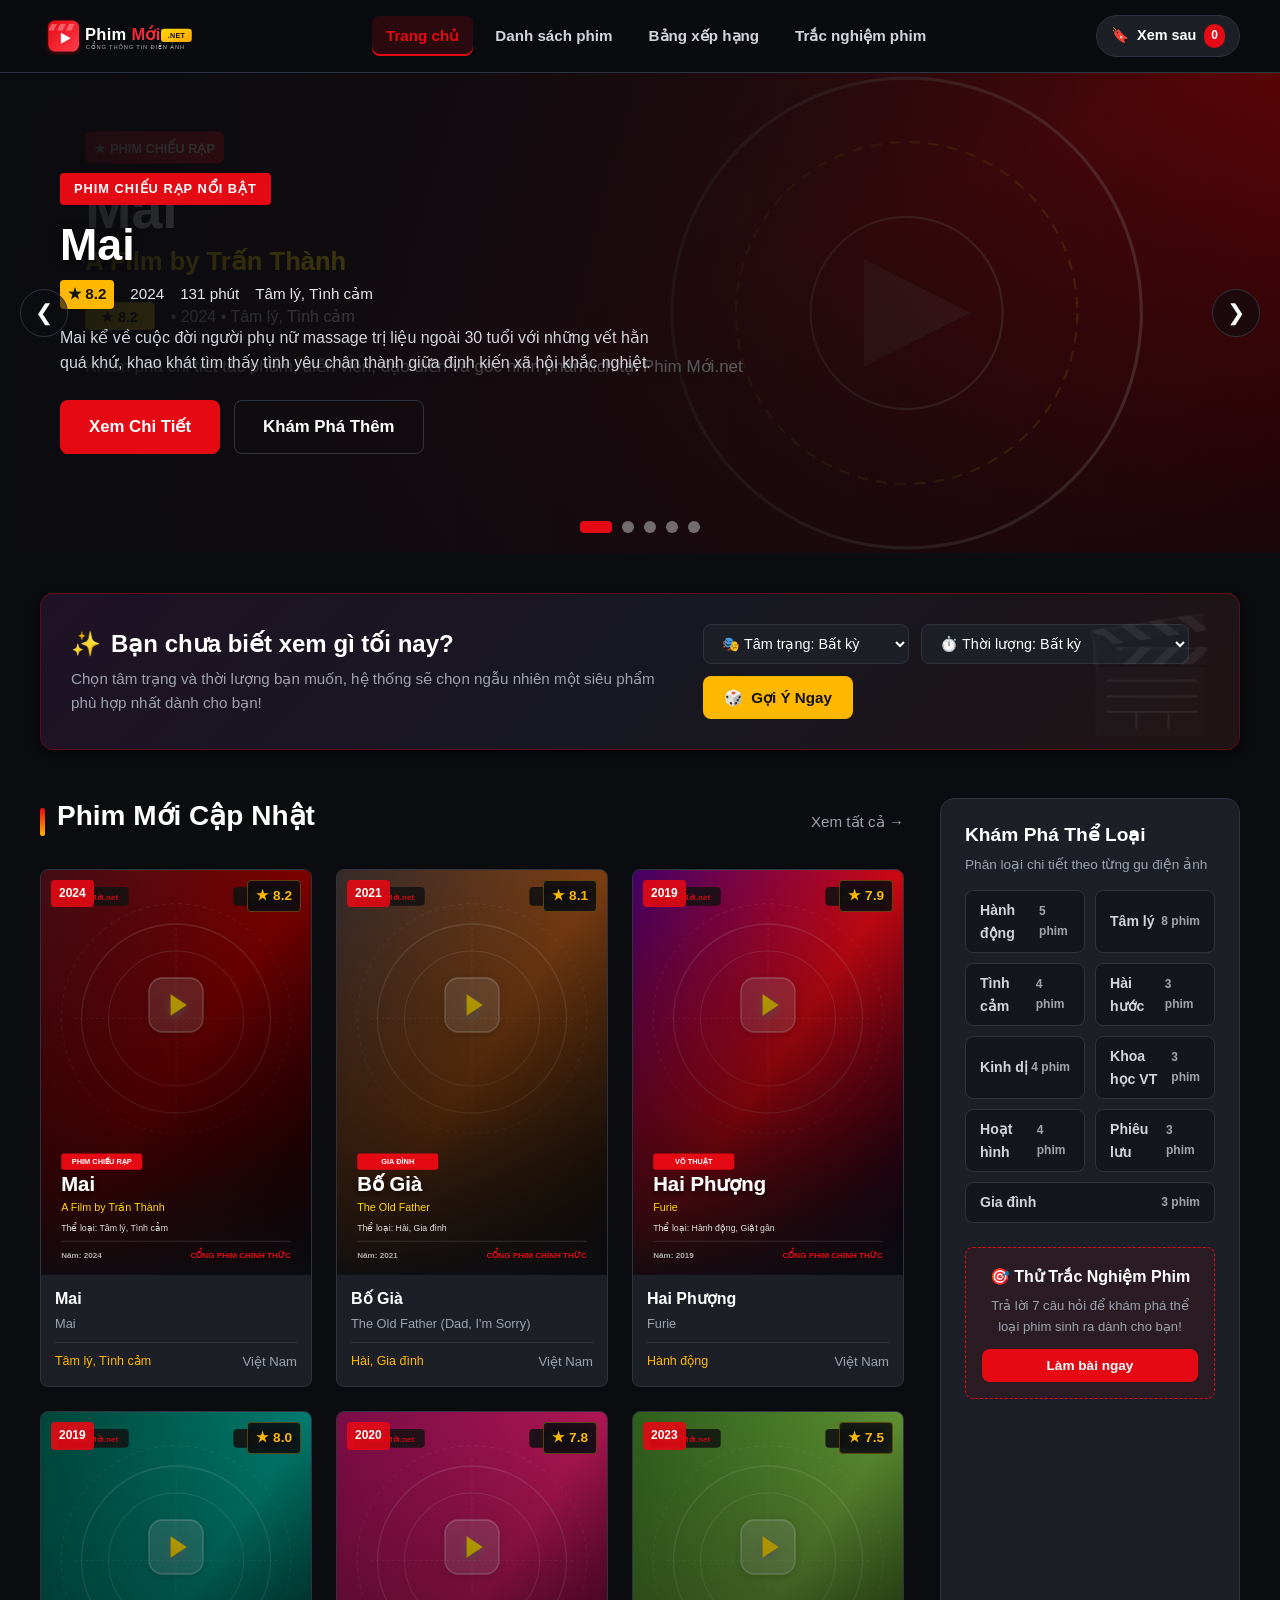
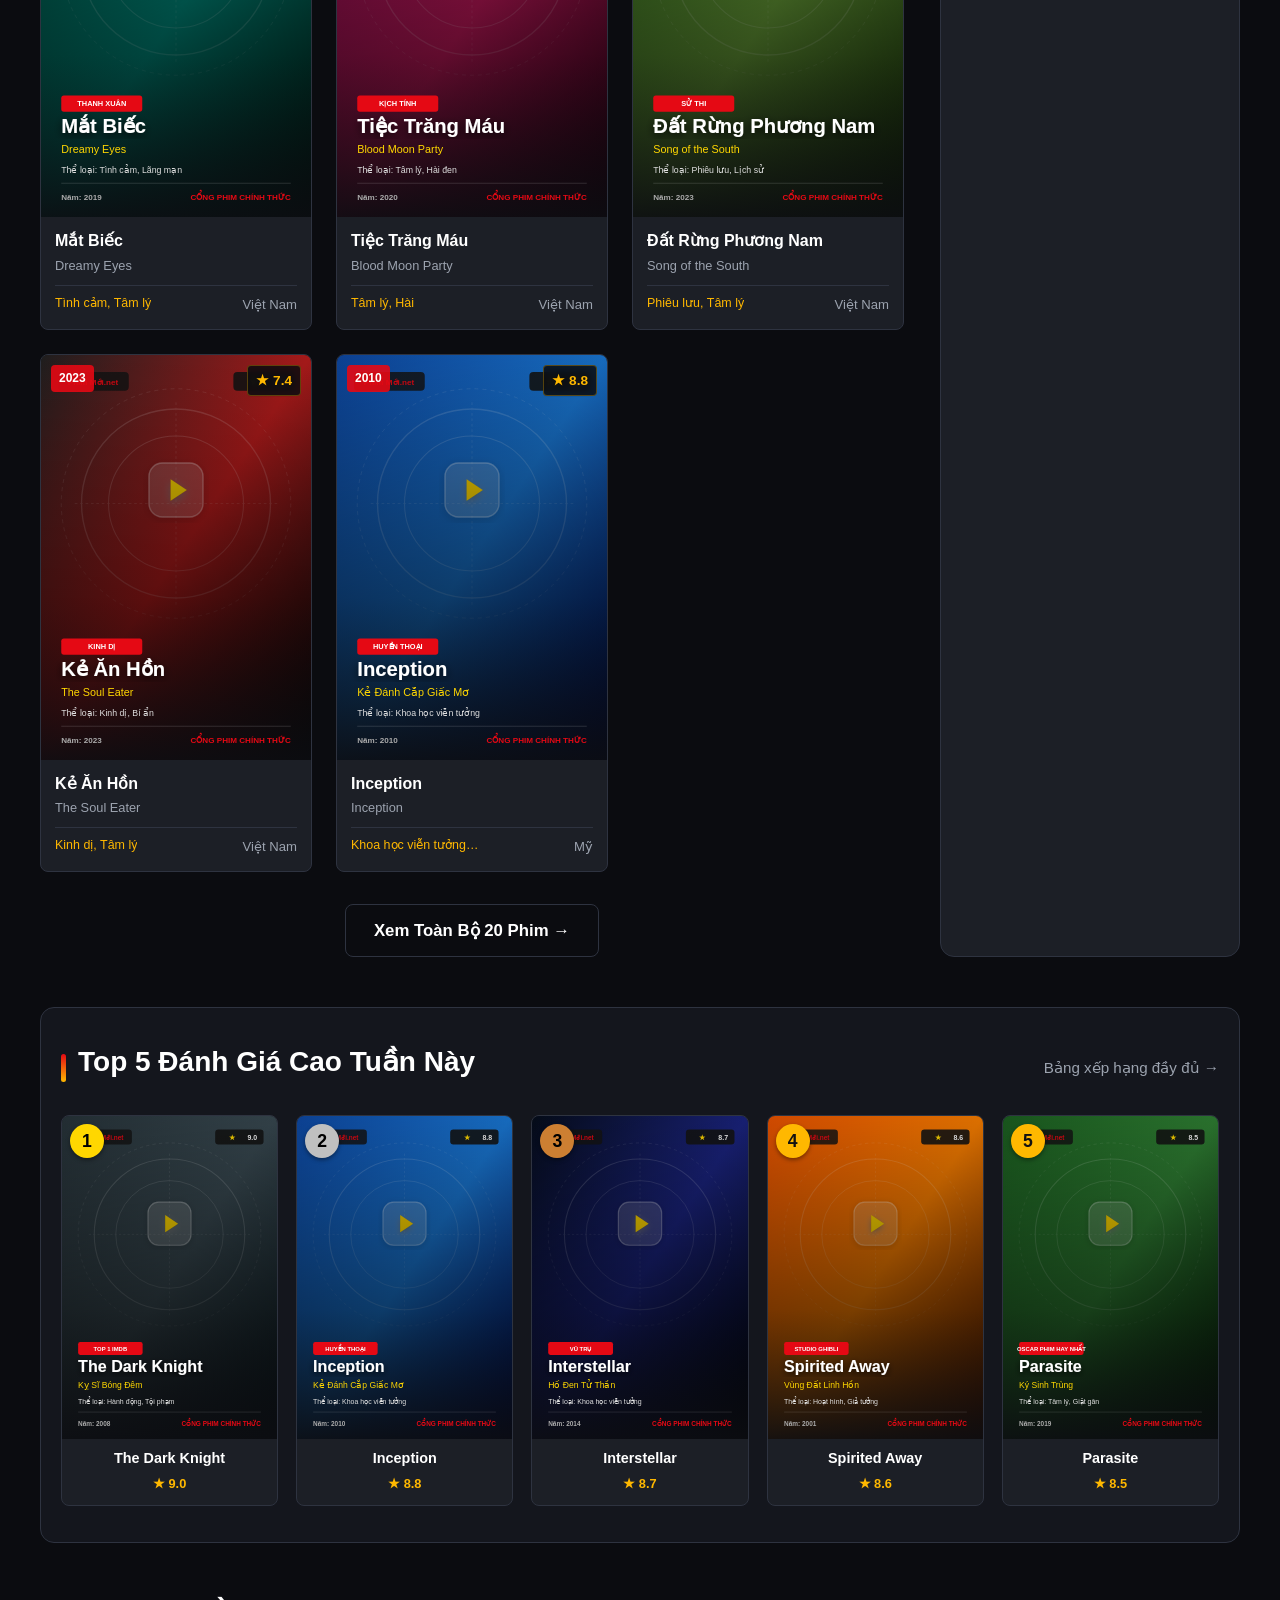
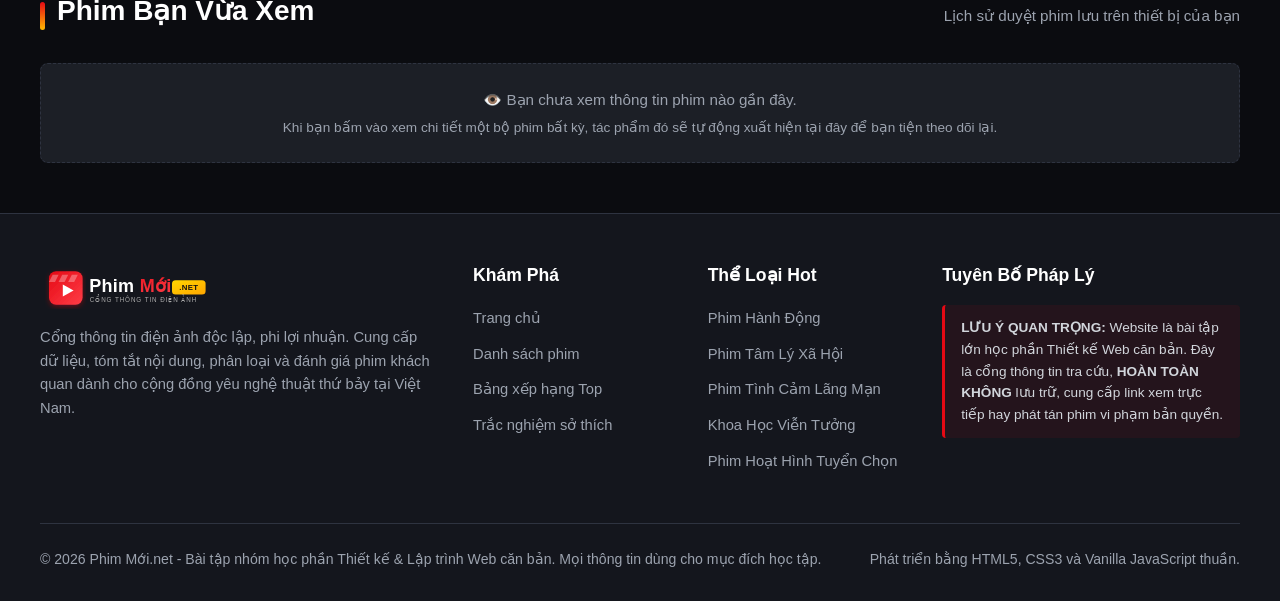
<file: index.html>
<!DOCTYPE html>
<html lang="vi">
<head>
  <meta charset="UTF-8">
  <meta name="viewport" content="width=device-width, initial-scale=1.0">
  <title>Phim Mới.net - Cổng Thông Tin & Đánh Giá Phim Điện Ảnh Chuẩn Xác</title>
  
  <!-- Favicon chuẩn SVG -->
  <link rel="icon" type="image/svg+xml" href="images/favicon.svg">

  <!-- File CSS dùng chung và CSS chuyên biệt cho Trang chủ -->
  <link rel="stylesheet" href="css/style.css">
  <link rel="stylesheet" href="css/home.css">
</head>
<body>

  <!-- ========================================================================
       HEADER & THANH ĐIỀU HƯỚNG CHÍNH (NAVBAR)
       ======================================================================== -->
  <header class="site-header">
    <div class="container">
      <nav class="navbar" aria-label="Thanh điều hướng chính">
        <!-- Logo thương hiệu -->
        <a href="index.html" class="navbar__brand" title="Trang chủ Phim Mới.net">
          <img src="images/logo.svg" alt="Logo Cổng thông tin phim Phim Mới.net" class="navbar__logo-img">
        </a>

        <!-- Danh sách liên kết trang (Đánh dấu class active trên Trang chủ) -->
        <ul class="navbar__menu">
          <li><a href="index.html" class="navbar__link active">Trang chủ</a></li>
          <li><a href="danh-sach-phim.html" class="navbar__link">Danh sách phim</a></li>
          <li><a href="top-phim.html" class="navbar__link">Bảng xếp hạng</a></li>
          <li><a href="trac-nghiem.html" class="navbar__link">Trắc nghiệm phim</a></li>
        </ul>

        <!-- Khu vực tiện ích bên phải: Xem sau, Hamburger di động -->
        <div class="navbar__actions">
          
          <button type="button" class="watchlist-nav-btn" aria-label="Xem danh sách phim đã lưu">
            <span>🔖</span>
            <span class="label-text">Xem sau</span>
            <span class="watchlist-count-badge">0</span>
          </button>

          <button type="button" class="hamburger-btn" aria-label="Mở menu di động" aria-expanded="false">&#9776;</button>
        </div>
      </nav>
    </div>
  </header>

  <!-- ========================================================================
       NỘI DUNG CHÍNH (MAIN)
       ======================================================================== -->
  <main>
    <!-- 1. SLIDER PHIM NỔI BẬT (HERO CAROUSEL 5 PHIM) -->
    <section class="hero-slider-section" aria-label="Slider các phim nổi bật">
      <div class="hero-slider">
        
        <!-- Slide 1: Mai -->
        <article class="hero-slide is-active">
          <img src="images/banners/banner-1.svg" alt="Banner phim Mai" class="hero-slide__bg">
          <div class="hero-slide__overlay"></div>
          <div class="container">
            <div class="hero-slide__content">
              <span class="hero-slide__tag">Phim Chiếu Rạp Nổi Bật</span>
              <h1 class="hero-slide__title">Mai</h1>
              <div class="hero-slide__meta">
                <span class="hero-slide__rating">★ 8.2</span>
                <span>2024</span>
                <span>131 phút</span>
                <span>Tâm lý, Tình cảm</span>
              </div>
              <p class="hero-slide__desc">Mai kể về cuộc đời người phụ nữ massage trị liệu ngoài 30 tuổi với những vết hằn quá khứ, khao khát tìm thấy tình yêu chân thành giữa định kiến xã hội khắc nghiệt.</p>
              <div class="hero-slide__actions">
                <a href="chi-tiet-phim.html?id=1" class="btn btn--primary btn--lg">Xem Chi Tiết</a>
                <a href="danh-sach-phim.html" class="btn btn--outline btn--lg">Khám Phá Thêm</a>
              </div>
            </div>
          </div>
        </article>

        <!-- Slide 2: Bố Già -->
        <article class="hero-slide">
          <img src="images/banners/banner-2.svg" alt="Banner phim Bố Già" class="hero-slide__bg">
          <div class="hero-slide__overlay"></div>
          <div class="container">
            <div class="hero-slide__content">
              <span class="hero-slide__tag">Kỷ Lục Doanh Thu</span>
              <h2 class="hero-slide__title">Bố Già</h2>
              <div class="hero-slide__meta">
                <span class="hero-slide__rating">★ 8.1</span>
                <span>2021</span>
                <span>128 phút</span>
                <span>Hài, Gia đình, Tâm lý</span>
              </div>
              <p class="hero-slide__desc">Câu chuyện gia đình ấm áp, cảm động tại một con hẻm nghèo Sài Gòn, nơi sự bất đồng thế hệ giữa cha và con trai được hóa giải bằng tình thân thương vô bờ bến.</p>
              <div class="hero-slide__actions">
                <a href="chi-tiet-phim.html?id=2" class="btn btn--primary btn--lg">Xem Chi Tiết</a>
                <a href="danh-sach-phim.html" class="btn btn--outline btn--lg">Khám Phá Thêm</a>
              </div>
            </div>
          </div>
        </article>

        <!-- Slide 3: Hai Phượng -->
        <article class="hero-slide">
          <img src="images/banners/banner-3.svg" alt="Banner phim Hai Phượng" class="hero-slide__bg">
          <div class="hero-slide__overlay"></div>
          <div class="container">
            <div class="hero-slide__content">
              <span class="hero-slide__tag">Hành Động Đỉnh Cao</span>
              <h2 class="hero-slide__title">Hai Phượng</h2>
              <div class="hero-slide__meta">
                <span class="hero-slide__rating">★ 7.9</span>
                <span>2019</span>
                <span>98 phút</span>
                <span>Hành động, Võ thuật</span>
              </div>
              <p class="hero-slide__desc">Cuộc rượt đuổi sinh tử không khoan nhượng của người mẹ miền Tây băng qua muôn trùng hiểm nguy để cứu thoát con gái nhỏ khỏi băng nhóm tội phạm bắt cóc.</p>
              <div class="hero-slide__actions">
                <a href="chi-tiet-phim.html?id=3" class="btn btn--primary btn--lg">Xem Chi Tiết</a>
                <a href="danh-sach-phim.html" class="btn btn--outline btn--lg">Khám Phá Thêm</a>
              </div>
            </div>
          </div>
        </article>

        <!-- Slide 4: Mắt Biếc -->
        <article class="hero-slide">
          <img src="images/banners/banner-4.svg" alt="Banner phim Mắt Biếc" class="hero-slide__bg">
          <div class="hero-slide__overlay"></div>
          <div class="container">
            <div class="hero-slide__content">
              <span class="hero-slide__tag">Lãng Mạn Kinh Điển</span>
              <h2 class="hero-slide__title">Mắt Biếc</h2>
              <div class="hero-slide__meta">
                <span class="hero-slide__rating">★ 8.0</span>
                <span>2019</span>
                <span>117 phút</span>
                <span>Tình cảm, Tâm lý</span>
              </div>
              <p class="hero-slide__desc">Mối tình đơn phương trong trẻo nhưng đong đầy tiếc nuối của chàng trai làng Đo Đo dành cho cô bạn thanh mai trúc mã sở hữu đôi mắt biếc sâu thẳm.</p>
              <div class="hero-slide__actions">
                <a href="chi-tiet-phim.html?id=4" class="btn btn--primary btn--lg">Xem Chi Tiết</a>
                <a href="danh-sach-phim.html" class="btn btn--outline btn--lg">Khám Phá Thêm</a>
              </div>
            </div>
          </div>
        </article>

        <!-- Slide 5: Tiệc Trăng Máu -->
        <article class="hero-slide">
          <img src="images/banners/banner-5.svg" alt="Banner phim Tiệc Trăng Máu" class="hero-slide__bg">
          <div class="hero-slide__overlay"></div>
          <div class="container">
            <div class="hero-slide__content">
              <span class="hero-slide__tag">Hài Kịch Tâm Lý</span>
              <h2 class="hero-slide__title">Tiệc Trăng Máu</h2>
              <div class="hero-slide__meta">
                <span class="hero-slide__rating">★ 7.8</span>
                <span>2020</span>
                <span>118 phút</span>
                <span>Tâm lý, Hài đen</span>
              </div>
              <p class="hero-slide__desc">Trò chơi công khai điện thoại trong đêm nguyệt thực biến bữa tiệc họp mặt của nhóm bạn thân thành chuỗi bóc trần những bí mật dối trá giật gân.</p>
              <div class="hero-slide__actions">
                <a href="chi-tiet-phim.html?id=5" class="btn btn--primary btn--lg">Xem Chi Tiết</a>
                <a href="danh-sach-phim.html" class="btn btn--outline btn--lg">Khám Phá Thêm</a>
              </div>
            </div>
          </div>
        </article>

      </div>

      <!-- Mũi tên điều hướng Trước / Sau -->
      <button type="button" class="slider-arrow slider-arrow--prev" aria-label="Xem slide trước">&#10094;</button>
      <button type="button" class="slider-arrow slider-arrow--next" aria-label="Xem slide kế tiếp">&#10095;</button>

      <!-- Dấu chấm chỉ báo slide (Indicator Dots) -->
      <div class="slider-dots" role="tablist" aria-label="Chọn slide">
        <button type="button" class="slider-dot is-active" aria-label="Slide 1" aria-current="true"></button>
        <button type="button" class="slider-dot" aria-label="Slide 2"></button>
        <button type="button" class="slider-dot" aria-label="Slide 3"></button>
        <button type="button" class="slider-dot" aria-label="Slide 4"></button>
        <button type="button" class="slider-dot" aria-label="Slide 5"></button>
      </div>
    </section>

    <div class="container">
      <!-- 2. ĐIỂM NHẤN SÁNG TẠO: GỢI Ý PHIM NGẪU NHIÊN CHO TỐI NAY -->
      <section class="random-suggester-banner" aria-label="Gợi ý phim ngẫu nhiên">
        <div class="random-suggester__info">
          <h2><span>✨</span> Bạn chưa biết xem gì tối nay?</h2>
          <p>Chọn tâm trạng và thời lượng bạn muốn, hệ thống sẽ chọn ngẫu nhiên một siêu phẩm phù hợp nhất dành cho bạn!</p>
        </div>
        <div class="random-suggester__controls">
          <select id="quickMoodSelect" class="mood-select" aria-label="Chọn tâm trạng">
            <option value="all">🎭 Tâm trạng: Bất kỳ</option>
            <option value="xúc động">😢 Xúc động &amp; Ý nghĩa</option>
            <option value="thư giãn">😂 Thư giãn &amp; Hài hước</option>
            <option value="hồi hộp">⚡ Hồi hộp &amp; Kịch tính</option>
            <option value="suy ngẫm">🧠 Suy ngẫm sâu sắc</option>
            <option value="mơ mộng">💖 Mơ mộng lãng mạn</option>
          </select>

          <select id="quickDurationSelect" class="duration-select" aria-label="Chọn thời lượng phim">
            <option value="all">⏱️ Thời lượng: Bất kỳ</option>
            <option value="short">Dưới 120 phút (Phim ngắn gọn)</option>
            <option value="long">Trên 120 phút (Phim trường thiên)</option>
          </select>

          <button type="button" id="btnSuggestRandom" class="btn btn--accent">
            <span>🎲</span> Gợi Ý Ngay
          </button>
        </div>
      </section>

      <!-- 3. BỐ CỤC CHÍNH (PHIM MỚI CẬP NHẬT + ASIDE THỂ LOẠI) -->
      <div class="home-layout">
        <!-- Khu vực Phim mới cập nhật -->
        <section class="latest-movies-section" aria-label="Phim mới cập nhật">
          <div class="section-title">
            <h2>Phim Mới Cập Nhật</h2>
            <a href="danh-sach-phim.html" class="section-title__sub">Xem tất cả &rarr;</a>
          </div>

          <!-- Lưới 8 phim hiển thị trang chủ -->
          <div class="movies-grid" id="latestMoviesGrid">
            <!-- Render tự động từ JS để đảm bảo đồng bộ -->
          </div>

          <div style="text-align: center; margin-top: 32px;">
            <a href="danh-sach-phim.html" class="btn btn--outline btn--lg">Xem Toàn Bộ 20 Phim &rarr;</a>
          </div>
        </section>

        <!-- Aside: Khám phá Thể loại -->
        <aside class="genre-list-aside" aria-label="Thể loại phim phổ biến">
          <h3 style="font-size: 1.2rem; color: var(--text-main); margin-bottom: 6px;">Khám Phá Thể Loại</h3>
          <p style="font-size: 0.85rem; color: var(--text-muted);">Phân loại chi tiết theo từng gu điện ảnh</p>
          
          <div class="genre-badges-grid">
            <a href="danh-sach-phim.html?genre=Hành động" class="genre-badge-item">Hành động <span class="count">5 phim</span></a>
            <a href="danh-sach-phim.html?genre=Tâm lý" class="genre-badge-item">Tâm lý <span class="count">8 phim</span></a>
            <a href="danh-sach-phim.html?genre=Tình cảm" class="genre-badge-item">Tình cảm <span class="count">4 phim</span></a>
            <a href="danh-sach-phim.html?genre=Hài" class="genre-badge-item">Hài hước <span class="count">3 phim</span></a>
            <a href="danh-sach-phim.html?genre=Kinh dị" class="genre-badge-item">Kinh dị <span class="count">4 phim</span></a>
            <a href="danh-sach-phim.html?genre=Khoa học viễn tưởng" class="genre-badge-item">Khoa học VT <span class="count">3 phim</span></a>
            <a href="danh-sach-phim.html?genre=Hoạt hình" class="genre-badge-item">Hoạt hình <span class="count">4 phim</span></a>
            <a href="danh-sach-phim.html?genre=Phiêu lưu" class="genre-badge-item">Phiêu lưu <span class="count">3 phim</span></a>
            <a href="danh-sach-phim.html?genre=Gia đình" class="genre-badge-item">Gia đình <span class="count">3 phim</span></a>
          </div>

          <!-- Banner mini dẫn vào trắc nghiệm -->
          <div style="margin-top: 24px; padding: 16px; background: rgba(229, 9, 20, 0.08); border-radius: var(--radius-md); border: 1px dashed var(--primary); text-align: center;">
            <p style="font-weight: 700; color: var(--text-main); margin-bottom: 6px;">🎯 Thử Trắc Nghiệm Phim</p>
            <p style="font-size: 0.82rem; color: var(--text-muted); margin-bottom: 12px;">Trả lời 7 câu hỏi để khám phá thể loại phim sinh ra dành cho bạn!</p>
            <a href="trac-nghiem.html" class="btn btn--primary btn--sm" style="width: 100%;">Làm bài ngay</a>
          </div>
        </aside>
      </div>

      <!-- 4. SECTION BẢNG XẾP HẠNG: TOP 5 TUẦN NÀY -->
      <section class="top-weekly-section" aria-label="Top 5 phim tuần này">
        <div class="container">
          <div class="section-title">
            <h2>Top 5 Đánh Giá Cao Tuần Này</h2>
            <a href="top-phim.html" class="section-title__sub">Bảng xếp hạng đầy đủ &rarr;</a>
          </div>
          
          <div class="top-weekly-list" id="topWeeklyContainer">
            <!-- Render 5 phim điểm cao nhất từ JS -->
          </div>
        </div>
      </section>

      <!-- 5. SECTION SÁNG TẠO: PHIM BẠN VỪA XEM (RECENTLY VIEWED) -->
      <section class="recently-viewed-section" aria-label="Phim bạn vừa xem gần đây">
        <div class="section-title">
          <h2>Phim Bạn Vừa Xem</h2>
          <span class="section-title__sub">Lịch sử duyệt phim lưu trên thiết bị của bạn</span>
        </div>
        <div id="recentlyViewedContainer">
          <!-- Render danh sách phim vừa xem từ localStorage -->
        </div>
      </section>
    </div>
  </main>

  <!-- ========================================================================
       MODAL: GỢI Ý PHIM NGẪU NHIÊN (POPUP CHI TIẾT)
       ======================================================================== -->
  <div class="modal-backdrop" id="randomMovieModal" role="dialog" aria-modal="true" aria-labelledby="randomModalTitle">
    <div class="modal-container">
      <div class="modal-header">
        <h3 class="modal-title" id="randomModalTitle">🎬 Gợi Ý Phim Dành Cho Bạn</h3>
        <button type="button" class="modal-close-btn" aria-label="Đóng cửa sổ">&times;</button>
      </div>
      <div class="modal-body" id="randomModalBody">
        <!-- Nội dung phim ngẫu nhiên được bơm bằng JavaScript -->
      </div>
      <div class="modal-footer">
        <button type="button" class="btn btn--outline modal-close-btn">Đóng</button>
        <button type="button" id="btnRollAgain" class="btn btn--accent">Chọn Phim Khác 🎲</button>
      </div>
    </div>
  </div>

  <!-- ========================================================================
       MODAL: DANH SÁCH "XEM SAU" (WATCHLIST POPUP DÙNG CHUNG)
       ======================================================================== -->
  <div class="modal-backdrop" id="watchlistModal" role="dialog" aria-modal="true" aria-labelledby="watchlistModalTitle">
    <div class="modal-container">
      <div class="modal-header">
        <h3 class="modal-title" id="watchlistModalTitle">🔖 Phim Đã Lưu (Xem Sau)</h3>
        <button type="button" class="modal-close-btn" aria-label="Đóng cửa sổ">&times;</button>
      </div>
      <div class="modal-body">
        <!-- Render danh sách phim từ localStorage -->
      </div>
      <div class="modal-footer">
        <button type="button" class="btn btn--outline modal-close-btn">Đóng</button>
        <a href="danh-sach-phim.html" class="btn btn--primary">Đến trang Phim</a>
      </div>
    </div>
  </div>

  <!-- Nút cuộn lên đầu trang -->
  <button type="button" class="scroll-top-btn" aria-label="Cuộn lên đầu trang" title="Lên đầu trang">&#8679;</button>

  <!-- ========================================================================
       FOOTER (CHÂN TRANG CHUẨN NGỮ NGHĨA & BẢN QUYỀN)
       ======================================================================== -->
  <footer class="site-footer">
    <div class="container">
      <div class="footer-grid">
        <!-- Cột 1: Thông tin thương hiệu -->
        <div class="footer-brand">
          <img src="images/logo.svg" alt="Phim Mới.net" class="footer-brand__logo">
          <p class="footer-brand__desc">
            Cổng thông tin điện ảnh độc lập, phi lợi nhuận. Cung cấp dữ liệu, tóm tắt nội dung, phân loại và đánh giá phim khách quan dành cho cộng đồng yêu nghệ thuật thứ bảy tại Việt Nam.
          </p>
        </div>

        <!-- Cột 2: Điều hướng nhanh -->
        <div class="footer-col">
          <h4 class="footer-col__title">Khám Phá</h4>
          <ul class="footer-links">
            <li><a href="index.html">Trang chủ</a></li>
            <li><a href="danh-sach-phim.html">Danh sách phim</a></li>
            <li><a href="top-phim.html">Bảng xếp hạng Top</a></li>
            <li><a href="trac-nghiem.html">Trắc nghiệm sở thích</a></li>
          </ul>
        </div>

        <!-- Cột 3: Thể loại hàng đầu -->
        <div class="footer-col">
          <h4 class="footer-col__title">Thể Loại Hot</h4>
          <ul class="footer-links">
            <li><a href="danh-sach-phim.html?genre=Hành động">Phim Hành Động</a></li>
            <li><a href="danh-sach-phim.html?genre=Tâm lý">Phim Tâm Lý Xã Hội</a></li>
            <li><a href="danh-sach-phim.html?genre=Tình cảm">Phim Tình Cảm Lãng Mạn</a></li>
            <li><a href="danh-sach-phim.html?genre=Khoa học viễn tưởng">Khoa Học Viễn Tưởng</a></li>
            <li><a href="danh-sach-phim.html?genre=Hoạt hình">Phim Hoạt Hình Tuyển Chọn</a></li>
          </ul>
        </div>

        <!-- Cột 4: Khước từ trách nhiệm bản quyền -->
        <div class="footer-col">
          <h4 class="footer-col__title">Tuyên Bố Pháp Lý</h4>
          <div class="footer-disclaimer">
            <strong>LƯU Ý QUAN TRỌNG:</strong> Website là bài tập lớn học phần Thiết kế Web căn bản. Đây là cổng thông tin tra cứu, <strong>HOÀN TOÀN KHÔNG</strong> lưu trữ, cung cấp link xem trực tiếp hay phát tán phim vi phạm bản quyền.
          </div>
        </div>
      </div>

      <div class="footer-bottom">
        <p>&copy; 2026 Phim Mới.net - Bài tập nhóm học phần Thiết kế &amp; Lập trình Web căn bản. Mọi thông tin dùng cho mục đích học tập.</p>
        <p>Phát triển bằng HTML5, CSS3 và Vanilla JavaScript thuần.</p>
      </div>
    </div>
  </footer>

  <!-- ========================================================================
       CÁC TỆP JAVASCRIPT
       ======================================================================== -->
  <script src="js/movies-data.js"></script>
  <script src="js/main.js"></script>
  <script src="js/slider.js"></script>

  <!-- Script riêng cho các khối dữ liệu trên Trang chủ -->
  <script>
    document.addEventListener("DOMContentLoaded", function () {
      // 1. Render 8 phim mới cập nhật vào lưới
      const latestGrid = document.getElementById("latestMoviesGrid");
      if (latestGrid && window.MOVIES_DATABASE) {
        // Lấy 8 phim đầu tiên
        const latest8 = window.MOVIES_DATABASE.slice(0, 8);
        latestGrid.innerHTML = latest8.map(movie => renderMovieCardHTML(movie)).join("");
      }

      // 2. Render Top 5 phim tuần này
      const topWeeklyContainer = document.getElementById("topWeeklyContainer");
      if (topWeeklyContainer && window.MOVIES_DATABASE) {
        const top5 = [...window.MOVIES_DATABASE]
          .sort((a, b) => b.rating - a.rating)
          .slice(0, 5);

        topWeeklyContainer.innerHTML = top5.map((movie, index) => {
          const rank = index + 1;
          const rankClass = rank <= 3 ? `top-weekly-card__rank--${rank}` : '';
          return `
            <article class="top-weekly-card">
              <span class="top-weekly-card__rank ${rankClass}">${rank}</span>
              <a href="chi-tiet-phim.html?id=${movie.id}">
                <img src="${movie.poster}" alt="${movie.title}" class="top-weekly-card__img" loading="lazy">
              </a>
              <div class="top-weekly-card__info">
                <h4 class="top-weekly-card__title" title="${movie.title}">
                  <a href="chi-tiet-phim.html?id=${movie.id}">${movie.title}</a>
                </h4>
                <div class="top-weekly-card__rating">★ ${movie.rating.toFixed(1)}</div>
              </div>
            </article>
          `;
        }).join("");
      }

      // 3. Render danh sách "Phim vừa xem" từ localStorage
      renderRecentlyViewedSection();

      // 4. Khởi tạo tính năng "Gợi ý phim ngẫu nhiên"
      initRandomMovieSuggester();
    });

    /**
     * Render khu vực Phim vừa xem
     */
    function renderRecentlyViewedSection() {
      const container = document.getElementById("recentlyViewedContainer");
      if (!container || !window.MOVIES_DATABASE) return;

      const viewedIds = getRecentlyViewed();
      if (!viewedIds || viewedIds.length === 0) {
        container.innerHTML = `
          <div class="recently-viewed-empty">
            <p>👁️ Bạn chưa xem thông tin phim nào gần đây.</p>
            <p style="font-size: 0.85rem; margin-top: 4px;">Khi bạn bấm vào xem chi tiết một bộ phim bất kỳ, tác phẩm đó sẽ tự động xuất hiện tại đây để bạn tiện theo dõi lại.</p>
          </div>
        `;
      } else {
        const viewedMovies = viewedIds
          .map(id => window.MOVIES_DATABASE.find(m => m.id === id))
          .filter(Boolean);

        container.innerHTML = `
          <div class="movies-grid">
            ${viewedMovies.map(movie => renderMovieCardHTML(movie)).join("")}
          </div>
        `;
      }
    }

    /**
     * Khởi tạo bộ chọn gợi ý phim ngẫu nhiên theo tâm trạng & thời lượng
     */
    function initRandomMovieSuggester() {
      const btnSuggest = document.getElementById("btnSuggestRandom");
      const btnRollAgain = document.getElementById("btnRollAgain");
      const moodSelect = document.getElementById("quickMoodSelect");
      const durationSelect = document.getElementById("quickDurationSelect");
      const modal = document.getElementById("randomMovieModal");
      const modalBody = document.getElementById("randomModalBody");

      if (!btnSuggest || !modal || !modalBody) return;

      function pickAndShowRandom() {
        const mood = moodSelect ? moodSelect.value : "all";
        const duration = durationSelect ? durationSelect.value : "all";

        let filtered = [...window.MOVIES_DATABASE];

        if (mood !== "all") {
          filtered = filtered.filter(m => m.moods && m.moods.includes(mood));
        }

        if (duration === "short") {
          filtered = filtered.filter(m => m.duration <= 120);
        } else if (duration === "long") {
          filtered = filtered.filter(m => m.duration > 120);
        }

        // Nếu lọc quá chặt không có phim, lấy ngẫu nhiên từ toàn bộ DB
        if (filtered.length === 0) {
          filtered = window.MOVIES_DATABASE;
        }

        const randomIndex = Math.floor(Math.random() * filtered.length);
        const movie = filtered[randomIndex];

        modalBody.innerHTML = `
          <div style="display: flex; gap: 20px; align-items: flex-start; flex-wrap: wrap;">
            <img src="${movie.poster}" alt="${movie.title}" style="width: 140px; border-radius: var(--radius-md); box-shadow: var(--shadow-md);">
            <div style="flex: 1; min-width: 220px;">
              <span class="badge-genre" style="margin-bottom: 8px;">★ Gợi ý hoàn hảo</span>
              <h4 style="font-size: 1.4rem; color: var(--text-main); margin-bottom: 4px;">${movie.title}</h4>
              <p style="color: var(--text-muted); font-size: 0.9rem; margin-bottom: 8px;">${movie.originalTitle} • ${movie.year} • ${movie.durationText}</p>
              <p style="color: var(--accent); font-weight: 700; font-size: 1rem; margin-bottom: 12px;">★ Điểm: ${movie.rating.toFixed(1)} / 10</p>
              <p style="color: var(--text-body); font-size: 0.92rem; line-height: 1.5; margin-bottom: 16px;">${movie.synopsis}</p>
              <div style="display: flex; gap: 10px;">
                <a href="chi-tiet-phim.html?id=${movie.id}" class="btn btn--primary btn--sm">Xem Chi Tiết Phim Này</a>
              </div>
            </div>
          </div>
        `;

        modal.classList.add("is-open");
      }

      btnSuggest.addEventListener("click", pickAndShowRandom);
      if (btnRollAgain) {
        btnRollAgain.addEventListener("click", pickAndShowRandom);
      }
    }
  </script>
</body>
</html>
</file>
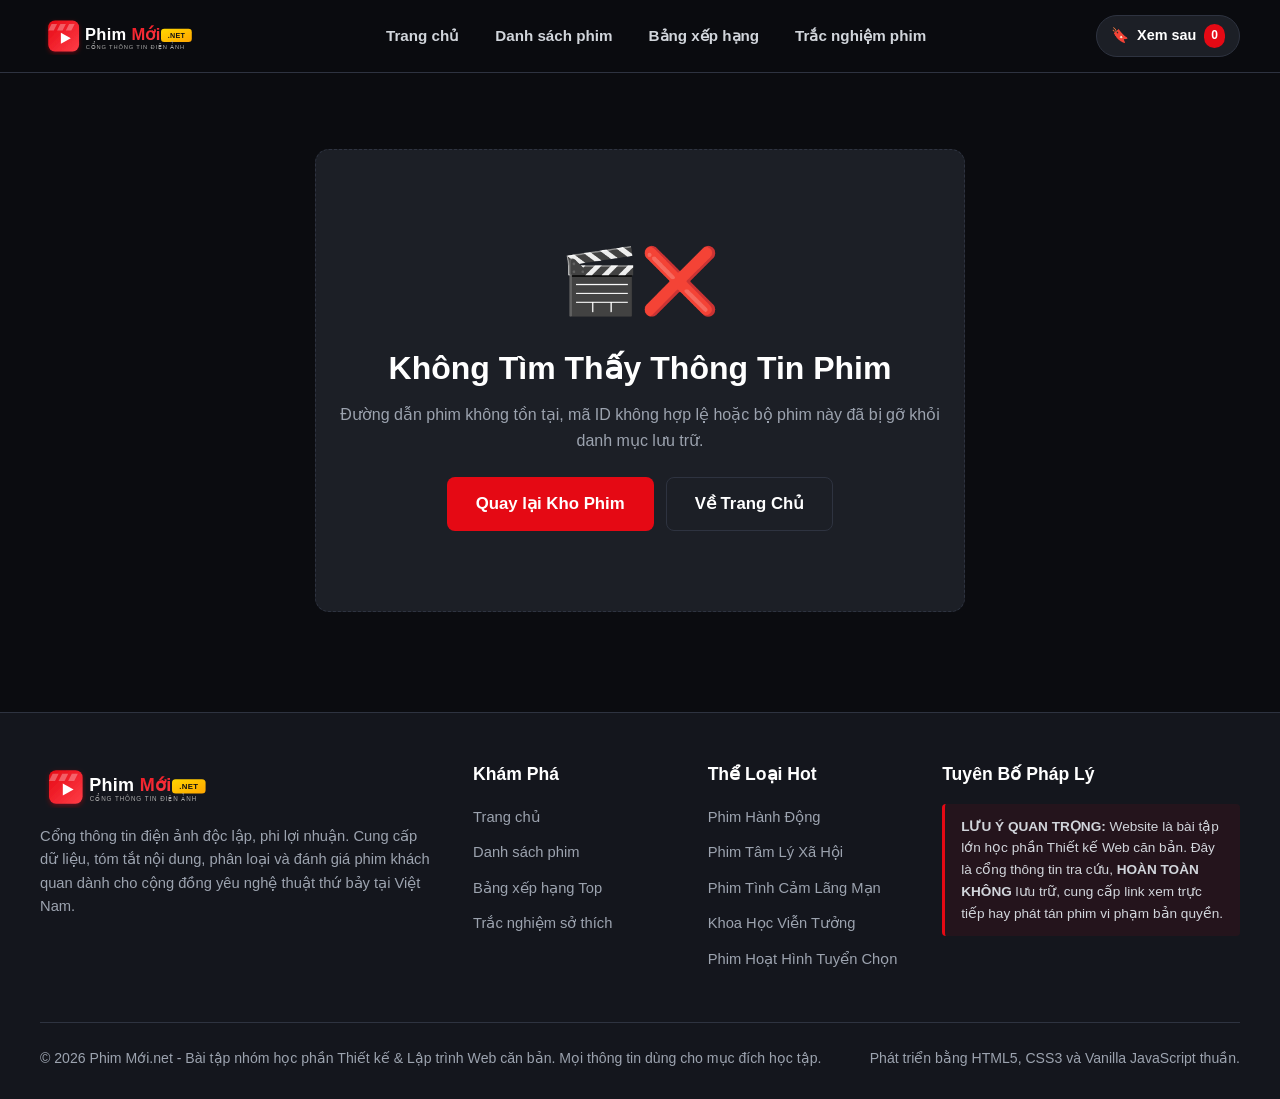
<file: chi-tiet-phim.html>
<!DOCTYPE html>
<html lang="vi">
<head>
  <meta charset="UTF-8">
  <meta name="viewport" content="width=device-width, initial-scale=1.0">
  <title>Chi Tiết Phim | Phim Mới.net</title>
  
  <!-- Favicon -->
  <link rel="icon" type="image/svg+xml" href="images/favicon.svg">

  <!-- File CSS dùng chung và CSS chuyên biệt cho Phim -->
  <link rel="stylesheet" href="css/style.css">
  <link rel="stylesheet" href="css/movies.css">
</head>
<body>

  <!-- ========================================================================
       HEADER & THANH ĐIỀU HƯỚNG (NAVBAR)
       ======================================================================== -->
  <header class="site-header">
    <div class="container">
      <nav class="navbar" aria-label="Thanh điều hướng chính">
        <!-- Logo -->
        <a href="index.html" class="navbar__brand" title="Trang chủ Phim Mới.net">
          <img src="images/logo.svg" alt="Logo Phim Mới.net" class="navbar__logo-img">
        </a>

        <!-- Danh sách menu -->
        <ul class="navbar__menu">
          <li><a href="index.html" class="navbar__link">Trang chủ</a></li>
          <li><a href="danh-sach-phim.html" class="navbar__link">Danh sách phim</a></li>
          <li><a href="top-phim.html" class="navbar__link">Bảng xếp hạng</a></li>
          <li><a href="trac-nghiem.html" class="navbar__link">Trắc nghiệm phim</a></li>
        </ul>

        <!-- Hành động bên phải -->
        <div class="navbar__actions">
          
          <button type="button" class="watchlist-nav-btn" aria-label="Xem danh sách phim đã lưu">
            <span>🔖</span>
            <span class="label-text">Xem sau</span>
            <span class="watchlist-count-badge">0</span>
          </button>

          <button type="button" class="hamburger-btn" aria-label="Mở menu di động" aria-expanded="false">&#9776;</button>
        </div>
      </nav>
    </div>
  </header>

  <!-- ========================================================================
       NỘI DUNG CHÍNH (MAIN RENDER QUA JAVASCRIPT)
       ======================================================================== -->
  <main class="container" id="movieDetailContainer" style="padding-top: 36px; padding-bottom: 60px;">
    <!-- Khung tải tạm thời trước khi JS hoàn tất đọc query ?id= -->
    <div style="text-align: center; padding: 100px 20px; color: var(--text-muted);">
      <p style="font-size: 2.5rem; margin-bottom: 12px;">⏳</p>
      <p style="font-size: 1.1rem;">Đang tải thông tin chi tiết phim...</p>
    </div>
  </main>

  <!-- ========================================================================
       MODAL: THÔNG TIN TRAILER PHIM
       ======================================================================== -->
  <div class="modal-backdrop" id="trailerModal" role="dialog" aria-modal="true" aria-labelledby="trailerModalTitle">
    <div class="modal-container">
      <div class="modal-header">
        <h3 class="modal-title" id="trailerModalTitle">🎬 Thông Tin Trailer Phim</h3>
        <button type="button" class="modal-close-btn" aria-label="Đóng cửa sổ">&times;</button>
      </div>
      <div class="modal-body">
        <!-- Render chi tiết trailer từ movie-detail.js -->
      </div>
      <div class="modal-footer">
        <button type="button" class="btn btn--primary modal-close-btn">Đã hiểu</button>
      </div>
    </div>
  </div>

  <!-- ========================================================================
       MODAL: DANH SÁCH "XEM SAU" (DÙNG CHUNG)
       ======================================================================== -->
  <div class="modal-backdrop" id="watchlistModal" role="dialog" aria-modal="true" aria-labelledby="watchlistModalTitle">
    <div class="modal-container">
      <div class="modal-header">
        <h3 class="modal-title" id="watchlistModalTitle">🔖 Phim Đã Lưu (Xem Sau)</h3>
        <button type="button" class="modal-close-btn" aria-label="Đóng cửa sổ">&times;</button>
      </div>
      <div class="modal-body">
        <!-- Render nội dung từ main.js -->
      </div>
      <div class="modal-footer">
        <button type="button" class="btn btn--outline modal-close-btn">Đóng</button>
      </div>
    </div>
  </div>

  <!-- Nút cuộn lên đầu trang -->
  <button type="button" class="scroll-top-btn" aria-label="Cuộn lên đầu trang" title="Lên đầu trang">&#8679;</button>

  <!-- ========================================================================
       FOOTER (CHÂN TRANG)
       ======================================================================== -->
  <footer class="site-footer">
    <div class="container">
      <div class="footer-grid">
        <div class="footer-brand">
          <img src="images/logo.svg" alt="Phim Mới.net" class="footer-brand__logo">
          <p class="footer-brand__desc">
            Cổng thông tin điện ảnh độc lập, phi lợi nhuận. Cung cấp dữ liệu, tóm tắt nội dung, phân loại và đánh giá phim khách quan dành cho cộng đồng yêu nghệ thuật thứ bảy tại Việt Nam.
          </p>
        </div>

        <div class="footer-col">
          <h4 class="footer-col__title">Khám Phá</h4>
          <ul class="footer-links">
            <li><a href="index.html">Trang chủ</a></li>
            <li><a href="danh-sach-phim.html">Danh sách phim</a></li>
            <li><a href="top-phim.html">Bảng xếp hạng Top</a></li>
            <li><a href="trac-nghiem.html">Trắc nghiệm sở thích</a></li>
          </ul>
        </div>

        <div class="footer-col">
          <h4 class="footer-col__title">Thể Loại Hot</h4>
          <ul class="footer-links">
            <li><a href="danh-sach-phim.html?genre=Hành động">Phim Hành Động</a></li>
            <li><a href="danh-sach-phim.html?genre=Tâm lý">Phim Tâm Lý Xã Hội</a></li>
            <li><a href="danh-sach-phim.html?genre=Tình cảm">Phim Tình Cảm Lãng Mạn</a></li>
            <li><a href="danh-sach-phim.html?genre=Khoa học viễn tưởng">Khoa Học Viễn Tưởng</a></li>
            <li><a href="danh-sach-phim.html?genre=Hoạt hình">Phim Hoạt Hình Tuyển Chọn</a></li>
          </ul>
        </div>

        <div class="footer-col">
          <h4 class="footer-col__title">Tuyên Bố Pháp Lý</h4>
          <div class="footer-disclaimer">
            <strong>LƯU Ý QUAN TRỌNG:</strong> Website là bài tập lớn học phần Thiết kế Web căn bản. Đây là cổng thông tin tra cứu, <strong>HOÀN TOÀN KHÔNG</strong> lưu trữ, cung cấp link xem trực tiếp hay phát tán phim vi phạm bản quyền.
          </div>
        </div>
      </div>

      <div class="footer-bottom">
        <p>&copy; 2026 Phim Mới.net - Bài tập nhóm học phần Thiết kế &amp; Lập trình Web căn bản. Mọi thông tin dùng cho mục đích học tập.</p>
        <p>Phát triển bằng HTML5, CSS3 và Vanilla JavaScript thuần.</p>
      </div>
    </div>
  </footer>

  <!-- ========================================================================
       CÁC TỆP JAVASCRIPT
       ======================================================================== -->
  <script src="js/movies-data.js"></script>
  <script src="js/main.js"></script>
  <script src="js/movie-detail.js"></script>
</body>
</html>
</file>
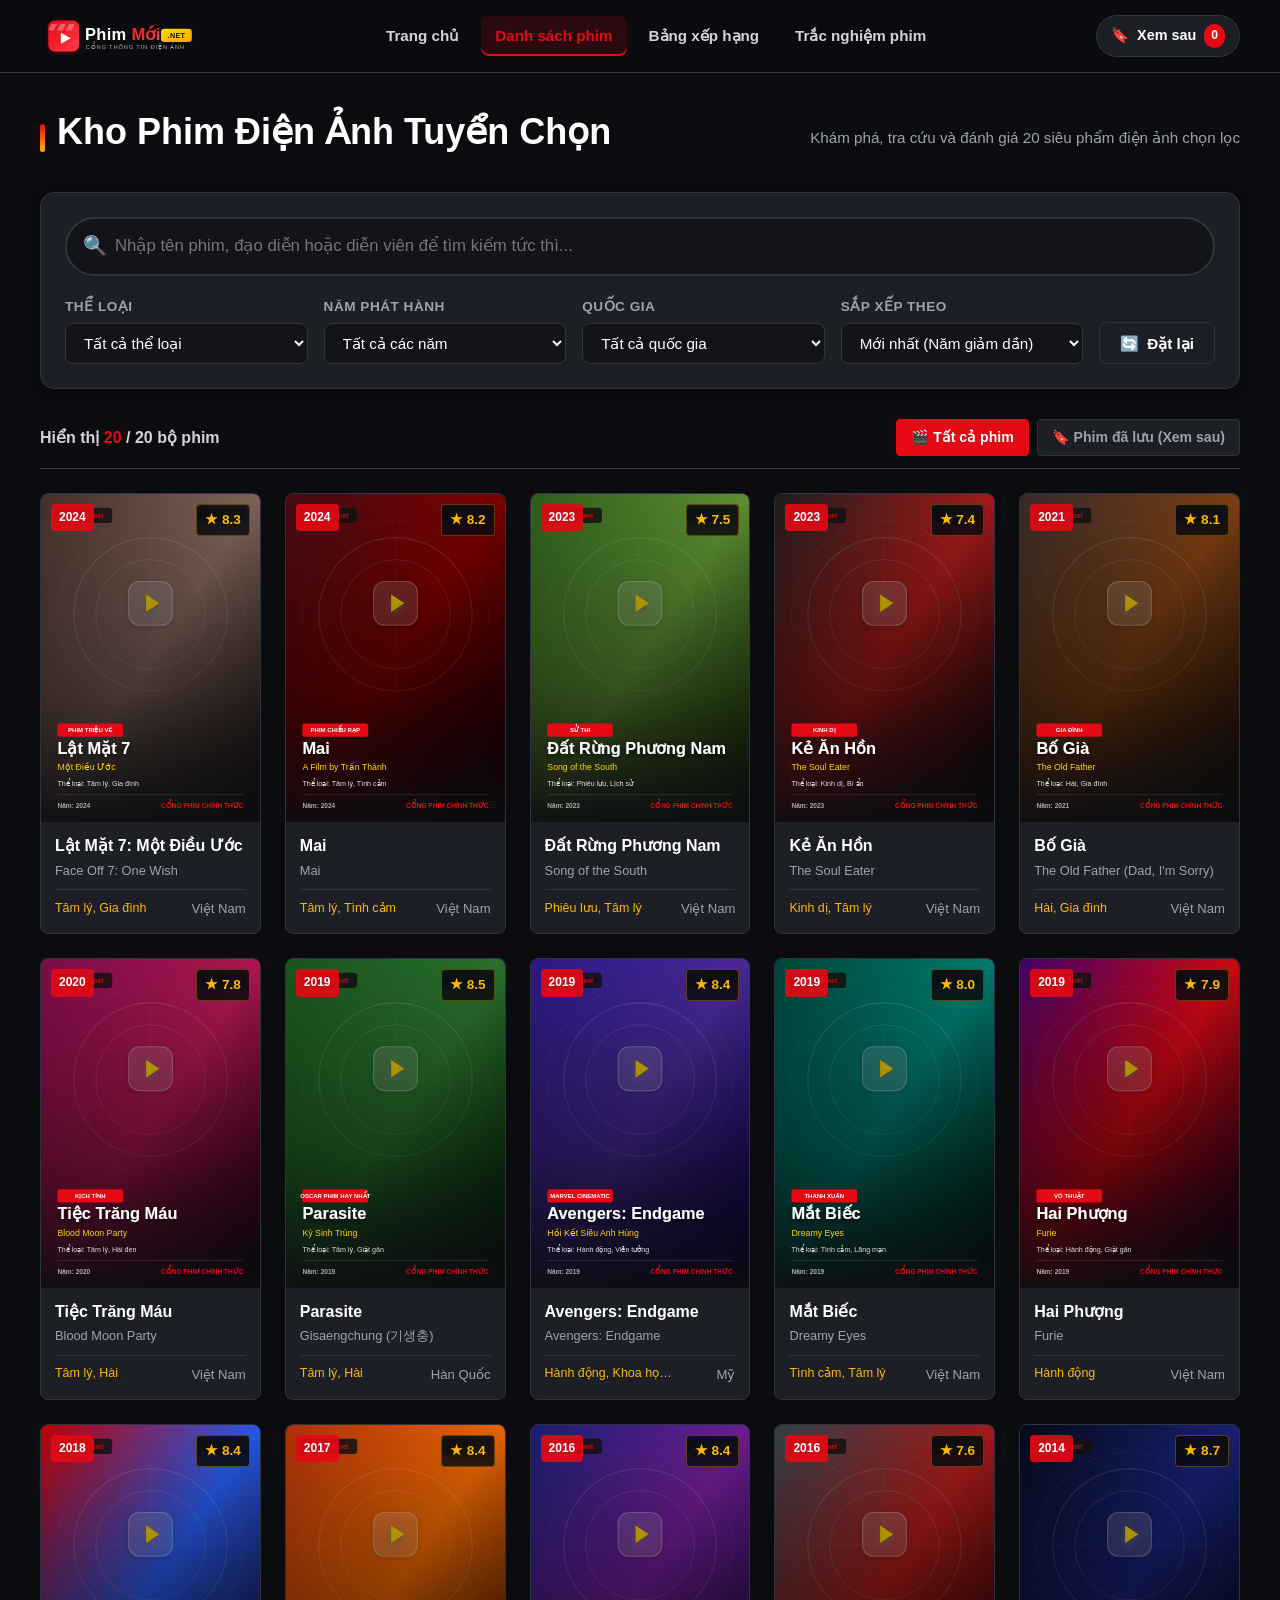
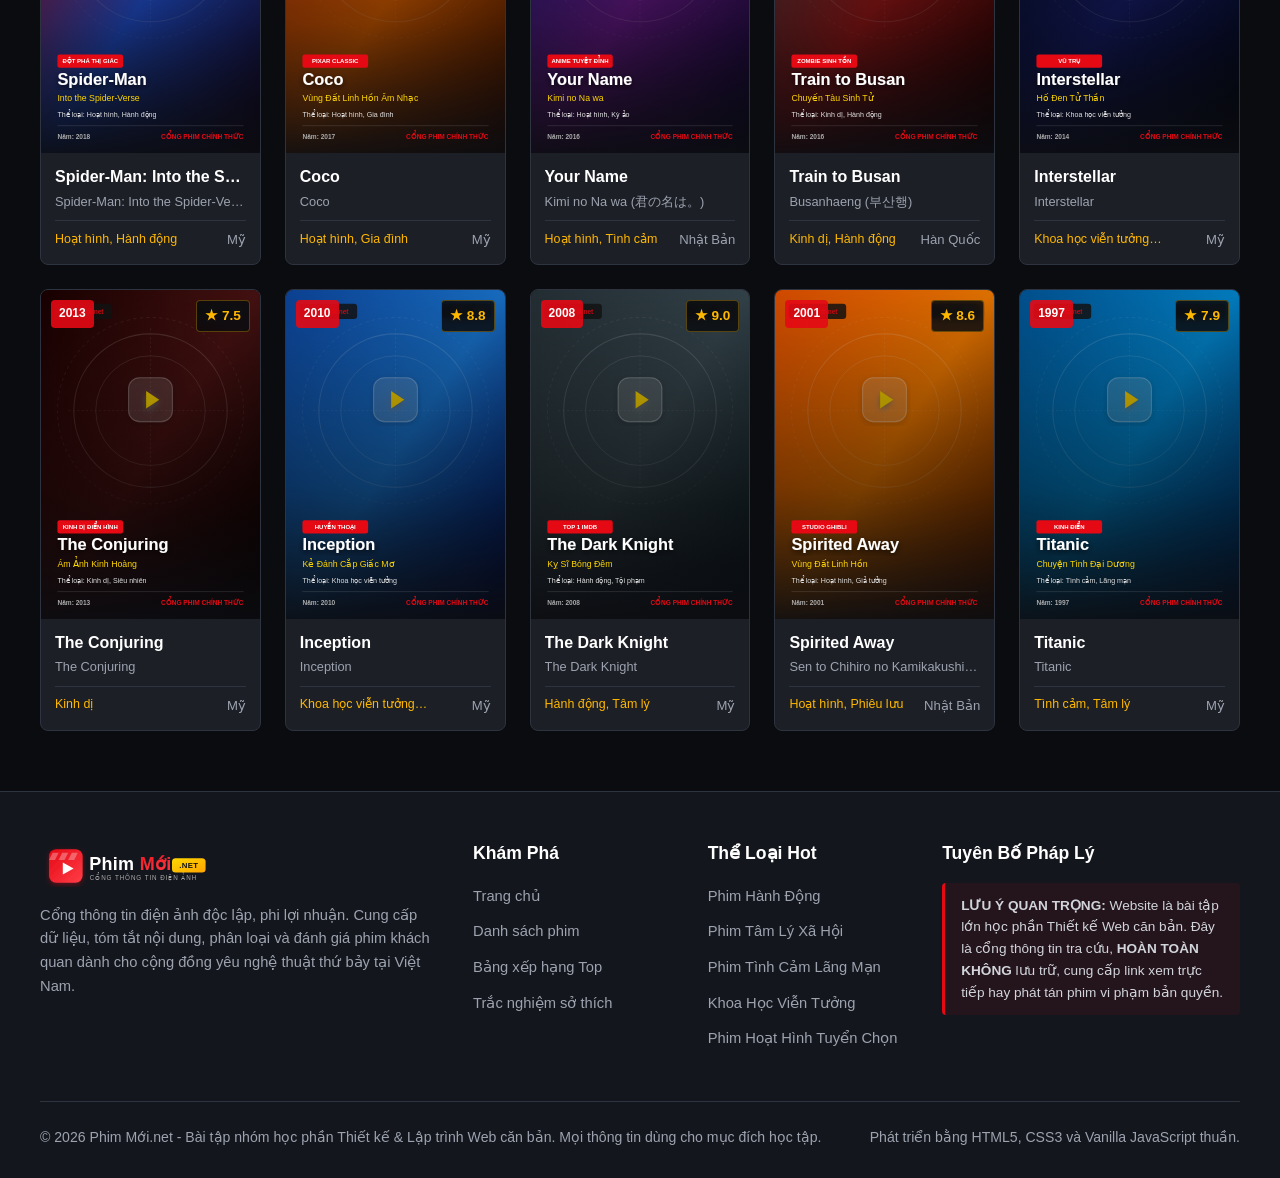
<file: danh-sach-phim.html>
<!DOCTYPE html>
<html lang="vi">
<head>
  <meta charset="UTF-8">
  <meta name="viewport" content="width=device-width, initial-scale=1.0">
  <title>Danh Sách Phim - Tra Cứu & Bộ Lọc Điện Ảnh | Phim Mới.net</title>
  
  <!-- Favicon -->
  <link rel="icon" type="image/svg+xml" href="images/favicon.svg">

  <!-- File CSS dùng chung và CSS chuyên biệt cho Phim -->
  <link rel="stylesheet" href="css/style.css">
  <link rel="stylesheet" href="css/movies.css">
</head>
<body>

  <!-- ========================================================================
       HEADER & THANH ĐIỀU HƯỚNG (NAVBAR)
       ======================================================================== -->
  <header class="site-header">
    <div class="container">
      <nav class="navbar" aria-label="Thanh điều hướng chính">
        <!-- Logo -->
        <a href="index.html" class="navbar__brand" title="Trang chủ Phim Mới.net">
          <img src="images/logo.svg" alt="Logo Phim Mới.net" class="navbar__logo-img">
        </a>

        <!-- Danh sách menu (Đánh dấu active trên Danh sách phim) -->
        <ul class="navbar__menu">
          <li><a href="index.html" class="navbar__link">Trang chủ</a></li>
          <li><a href="danh-sach-phim.html" class="navbar__link active">Danh sách phim</a></li>
          <li><a href="top-phim.html" class="navbar__link">Bảng xếp hạng</a></li>
          <li><a href="trac-nghiem.html" class="navbar__link">Trắc nghiệm phim</a></li>
        </ul>

        <!-- Hành động bên phải -->
        <div class="navbar__actions">
          
          <button type="button" class="watchlist-nav-btn" aria-label="Xem danh sách phim đã lưu">
            <span>🔖</span>
            <span class="label-text">Xem sau</span>
            <span class="watchlist-count-badge">0</span>
          </button>

          <button type="button" class="hamburger-btn" aria-label="Mở menu di động" aria-expanded="false">&#9776;</button>
        </div>
      </nav>
    </div>
  </header>

  <!-- ========================================================================
       NỘI DUNG CHÍNH (MAIN)
       ======================================================================== -->
  <main class="container" style="padding-top: 36px; padding-bottom: 60px;">
    
    <!-- Tiêu đề cấp 1 duy nhất của trang -->
    <div class="section-title">
      <h1>Kho Phim Điện Ảnh Tuyển Chọn</h1>
      <span class="section-title__sub">Khám phá, tra cứu và đánh giá 20 siêu phẩm điện ảnh chọn lọc</span>
    </div>

    <!-- BẢNG ĐIỀU KHIỂN BỘ LỌC & TÌM KIẾM ĐA TIÊU CHÍ -->
    <section class="filter-panel" aria-label="Bộ lọc tìm kiếm phim">
      
      <!-- Ô tìm kiếm realtime -->
      <div class="search-box-wrapper">
        <span class="search-icon">🔍</span>
        <input 
          type="search" 
          id="movieSearchInput" 
          class="search-input" 
          placeholder="Nhập tên phim, đạo diễn hoặc diễn viên để tìm kiếm tức thì..." 
          aria-label="Tìm kiếm phim theo từ khóa"
          autocomplete="off"
        >
      </div>

      <!-- Lưới các tiêu chí lọc kết hợp -->
      <div class="filter-controls-grid">
        
        <!-- Tiêu chí 1: Thể loại -->
        <div class="filter-group">
          <label for="filterGenreSelect" class="filter-label">Thể loại</label>
          <select id="filterGenreSelect" class="filter-select">
            <option value="Tất cả">Tất cả thể loại</option>
            <option value="Hành động">Hành động</option>
            <option value="Tâm lý">Tâm lý</option>
            <option value="Tình cảm">Tình cảm</option>
            <option value="Hài">Hài hước</option>
            <option value="Kinh dị">Kinh dị</option>
            <option value="Khoa học viễn tưởng">Khoa học viễn tưởng</option>
            <option value="Hoạt hình">Hoạt hình</option>
            <option value="Phiêu lưu">Phiêu lưu</option>
            <option value="Gia đình">Gia đình</option>
          </select>
        </div>

        <!-- Tiêu chí 2: Năm phát hành -->
        <div class="filter-group">
          <label for="filterYearSelect" class="filter-label">Năm phát hành</label>
          <select id="filterYearSelect" class="filter-select">
            <option value="all">Tất cả các năm</option>
            <option value="2024">Năm 2024 mới nhất</option>
            <option value="2023">Năm 2023</option>
            <option value="2020-2022">Giai đoạn 2020 - 2022</option>
            <option value="2010-2019">Thập niên 2010 - 2019</option>
            <option value="before-2010">Kinh điển trước 2010</option>
          </select>
        </div>

        <!-- Tiêu chí 3: Quốc gia -->
        <div class="filter-group">
          <label for="filterCountrySelect" class="filter-label">Quốc gia</label>
          <select id="filterCountrySelect" class="filter-select">
            <option value="Tất cả">Tất cả quốc gia</option>
            <option value="Việt Nam">Việt Nam</option>
            <option value="Mỹ">Mỹ (Hollywood)</option>
            <option value="Hàn Quốc">Hàn Quốc</option>
            <option value="Nhật Bản">Nhật Bản</option>
          </select>
        </div>

        <!-- Tiêu chí 4: Sắp xếp -->
        <div class="filter-group">
          <label for="filterSortSelect" class="filter-label">Sắp xếp theo</label>
          <select id="filterSortSelect" class="filter-select">
            <option value="newest">Mới nhất (Năm giảm dần)</option>
            <option value="rating-desc">Điểm đánh giá cao nhất</option>
            <option value="title-asc">Tên phim (A &rarr; Z)</option>
          </select>
        </div>

        <!-- Nút đặt lại -->
        <div class="filter-actions">
          <button type="button" id="btnResetFilters" class="btn btn--outline" style="height: 42px;">
            <span>🔄</span> Đặt lại
          </button>
        </div>

      </div>
    </section>

    <!-- THANH TRẠNG THÁI KẾT QUẢ & CHUYỂN TAB XEM SAU -->
    <div class="results-status-bar">
      <div id="resultsCountDisplay" class="results-count-text">
        Hiển thị <span class="results-count-number">20</span> / 20 bộ phim
      </div>

      <!-- Tab chuyển giữa xem tất cả hoặc xem danh sách cá nhân đã lưu -->
      <div class="view-mode-tabs" role="tablist">
        <button type="button" class="view-tab-btn is-active" data-tab="all" role="tab" aria-selected="true">
          🎬 Tất cả phim
        </button>
        <button type="button" class="view-tab-btn" data-tab="watchlist" role="tab" aria-selected="false">
          🔖 Phim đã lưu (Xem sau)
        </button>
      </div>
    </div>

    <!-- LƯỚI CARD PHIM (HIỂN THỊ KẾT QUẢ HOẶC EMPTY STATE) -->
    <section class="movies-grid" id="moviesListGrid" aria-label="Danh sách kết quả phim">
      <!-- Bơm động hoàn toàn bằng JavaScript qua js/search-filter.js -->
    </section>

  </main>

  <!-- ========================================================================
       MODAL: DANH SÁCH "XEM SAU" (DÙNG CHUNG)
       ======================================================================== -->
  <div class="modal-backdrop" id="watchlistModal" role="dialog" aria-modal="true" aria-labelledby="watchlistModalTitle">
    <div class="modal-container">
      <div class="modal-header">
        <h3 class="modal-title" id="watchlistModalTitle">🔖 Phim Đã Lưu (Xem Sau)</h3>
        <button type="button" class="modal-close-btn" aria-label="Đóng cửa sổ">&times;</button>
      </div>
      <div class="modal-body">
        <!-- Render nội dung từ main.js -->
      </div>
      <div class="modal-footer">
        <button type="button" class="btn btn--outline modal-close-btn">Đóng</button>
      </div>
    </div>
  </div>

  <!-- Nút cuộn lên đầu trang -->
  <button type="button" class="scroll-top-btn" aria-label="Cuộn lên đầu trang" title="Lên đầu trang">&#8679;</button>

  <!-- ========================================================================
       FOOTER (CHÂN TRANG)
       ======================================================================== -->
  <footer class="site-footer">
    <div class="container">
      <div class="footer-grid">
        <div class="footer-brand">
          <img src="images/logo.svg" alt="Phim Mới.net" class="footer-brand__logo">
          <p class="footer-brand__desc">
            Cổng thông tin điện ảnh độc lập, phi lợi nhuận. Cung cấp dữ liệu, tóm tắt nội dung, phân loại và đánh giá phim khách quan dành cho cộng đồng yêu nghệ thuật thứ bảy tại Việt Nam.
          </p>
        </div>

        <div class="footer-col">
          <h4 class="footer-col__title">Khám Phá</h4>
          <ul class="footer-links">
            <li><a href="index.html">Trang chủ</a></li>
            <li><a href="danh-sach-phim.html">Danh sách phim</a></li>
            <li><a href="top-phim.html">Bảng xếp hạng Top</a></li>
            <li><a href="trac-nghiem.html">Trắc nghiệm sở thích</a></li>
          </ul>
        </div>

        <div class="footer-col">
          <h4 class="footer-col__title">Thể Loại Hot</h4>
          <ul class="footer-links">
            <li><a href="danh-sach-phim.html?genre=Hành động">Phim Hành Động</a></li>
            <li><a href="danh-sach-phim.html?genre=Tâm lý">Phim Tâm Lý Xã Hội</a></li>
            <li><a href="danh-sach-phim.html?genre=Tình cảm">Phim Tình Cảm Lãng Mạn</a></li>
            <li><a href="danh-sach-phim.html?genre=Khoa học viễn tưởng">Khoa Học Viễn Tưởng</a></li>
            <li><a href="danh-sach-phim.html?genre=Hoạt hình">Phim Hoạt Hình Tuyển Chọn</a></li>
          </ul>
        </div>

        <div class="footer-col">
          <h4 class="footer-col__title">Tuyên Bố Pháp Lý</h4>
          <div class="footer-disclaimer">
            <strong>LƯU Ý QUAN TRỌNG:</strong> Website là bài tập lớn học phần Thiết kế Web căn bản. Đây là cổng thông tin tra cứu, <strong>HOÀN TOÀN KHÔNG</strong> lưu trữ, cung cấp link xem trực tiếp hay phát tán phim vi phạm bản quyền.
          </div>
        </div>
      </div>

      <div class="footer-bottom">
        <p>&copy; 2026 Phim Mới.net - Bài tập nhóm học phần Thiết kế &amp; Lập trình Web căn bản. Mọi thông tin dùng cho mục đích học tập.</p>
        <p>Phát triển bằng HTML5, CSS3 và Vanilla JavaScript thuần.</p>
      </div>
    </div>
  </footer>

  <!-- ========================================================================
       CÁC TỆP JAVASCRIPT
       ======================================================================== -->
  <script src="js/movies-data.js"></script>
  <script src="js/main.js"></script>
  <script src="js/search-filter.js"></script>
</body>
</html>
</file>
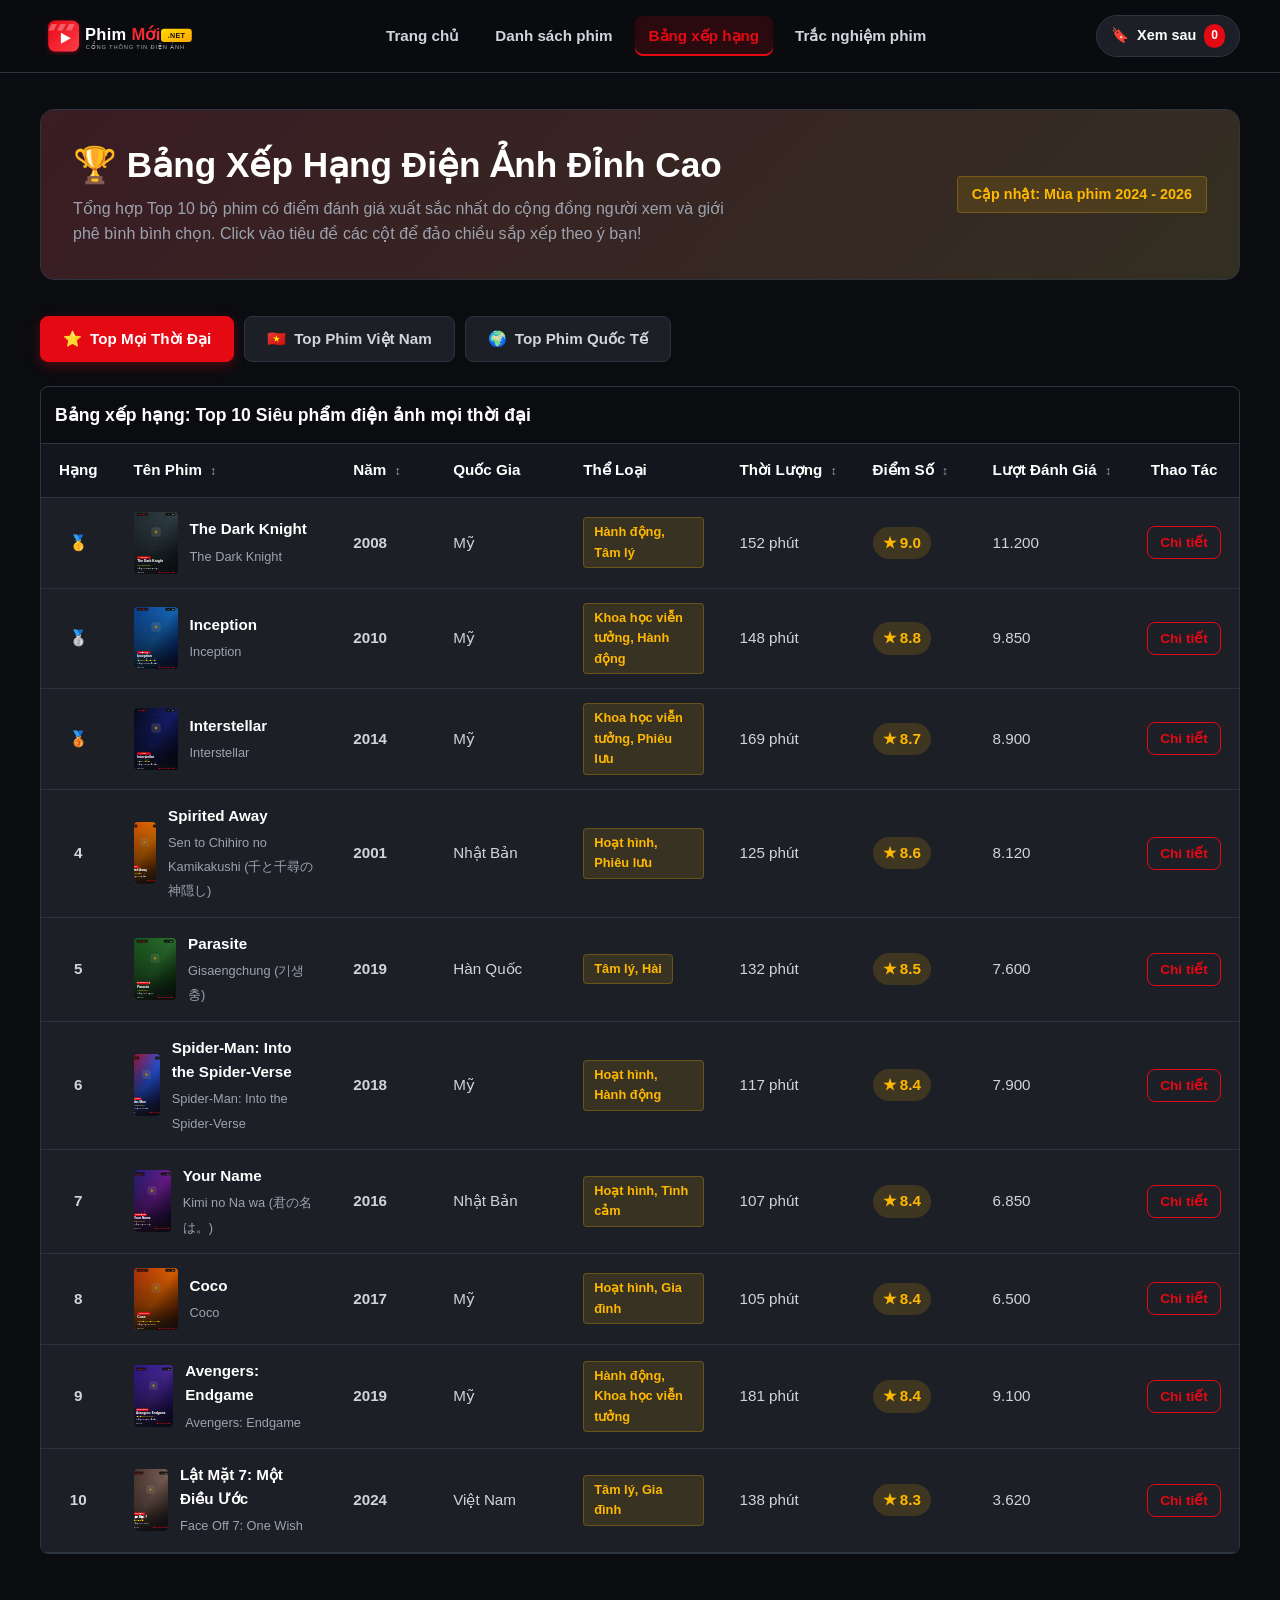
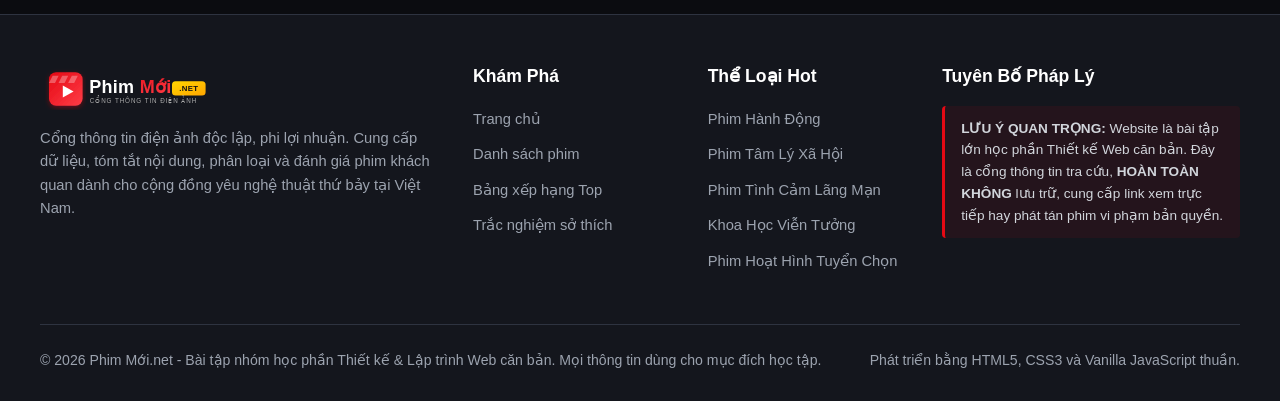
<file: top-phim.html>
<!DOCTYPE html>
<html lang="vi">
<head>
  <meta charset="UTF-8">
  <meta name="viewport" content="width=device-width, initial-scale=1.0">
  <title>Bảng Xếp Hạng Phim - Top 10 Điểm Cao Nhất | Phim Mới.net</title>
  
  <!-- Favicon -->
  <link rel="icon" type="image/svg+xml" href="images/favicon.svg">

  <!-- CSS dùng chung -->
  <link rel="stylesheet" href="css/style.css">

  <style>
    /* CSS chuyên biệt cho trang Bảng xếp hạng */
    .top-hero-banner {
      background: linear-gradient(135deg, rgba(229, 9, 20, 0.15) 0%, rgba(255, 184, 0, 0.1) 100%), var(--bg-card);
      border: 1px solid var(--border-color);
      border-radius: var(--radius-lg);
      padding: 32px;
      margin-bottom: 36px;
      display: flex;
      align-items: center;
      justify-content: space-between;
      gap: 20px;
      flex-wrap: wrap;
    }

    .top-tabs-nav {
      display: flex;
      gap: 10px;
      margin-bottom: 24px;
      flex-wrap: wrap;
    }

    .top-tab-btn {
      padding: 10px 22px;
      background-color: var(--bg-card);
      border: 1px solid var(--border-color);
      border-radius: var(--radius-md);
      color: var(--text-body);
      font-weight: 700;
      font-size: 0.95rem;
      cursor: pointer;
      display: inline-flex;
      align-items: center;
      gap: 8px;
      transition: all var(--transition-fast);
    }

    .top-tab-btn:hover {
      background-color: var(--bg-card-hover);
      color: var(--primary);
    }

    .top-tab-btn.is-active {
      background-color: var(--primary);
      color: #ffffff;
      border-color: var(--primary);
      box-shadow: 0 4px 12px rgba(229, 9, 20, 0.3);
    }

    /* Phong cách bảng xếp hạng */
    .rank-cell {
      font-size: 1.15rem;
      font-weight: 900;
      text-align: center;
      width: 60px;
    }

    .rank-cell--1 { color: #ffd700; font-size: 1.35rem; }
    .rank-cell--2 { color: #c0c0c0; font-size: 1.25rem; }
    .rank-cell--3 { color: #cd7f32; font-size: 1.2rem; }

    .movie-mini-info {
      display: flex;
      align-items: center;
      gap: 12px;
    }

    .movie-mini-poster {
      width: 44px;
      height: 62px;
      object-fit: cover;
      border-radius: var(--radius-sm);
    }

    .movie-mini-title {
      font-weight: 700;
      color: var(--text-main);
      display: block;
      margin-bottom: 2px;
    }

    .movie-mini-title:hover {
      color: var(--primary);
    }

    .movie-mini-sub {
      font-size: 0.8rem;
      color: var(--text-muted);
    }

    .rating-pill {
      display: inline-flex;
      align-items: center;
      gap: 4px;
      background-color: rgba(255, 184, 0, 0.15);
      color: var(--accent);
      padding: 4px 10px;
      border-radius: var(--radius-full);
      font-weight: 800;
      font-size: 0.95rem;
    }

    /* Tiêu đề cột có thể sắp xếp (Sortable) */
    .sortable-th {
      cursor: pointer;
      user-select: none;
      transition: background-color var(--transition-fast);
    }

    .sortable-th:hover {
      background-color: var(--bg-card-hover);
      color: var(--primary);
    }

    .sort-icon {
      font-size: 0.75rem;
      margin-left: 4px;
      opacity: 0.6;
    }
  </style>
</head>
<body>

  <!-- ========================================================================
       HEADER & THANH ĐIỀU HƯỚNG
       ======================================================================== -->
  <header class="site-header">
    <div class="container">
      <nav class="navbar" aria-label="Thanh điều hướng chính">
        <a href="index.html" class="navbar__brand" title="Trang chủ Phim Mới.net">
          <img src="images/logo.svg" alt="Logo Phim Mới.net" class="navbar__logo-img">
        </a>

        <!-- Đánh dấu class active trên Bảng xếp hạng -->
        <ul class="navbar__menu">
          <li><a href="index.html" class="navbar__link">Trang chủ</a></li>
          <li><a href="danh-sach-phim.html" class="navbar__link">Danh sách phim</a></li>
          <li><a href="top-phim.html" class="navbar__link active">Bảng xếp hạng</a></li>
          <li><a href="trac-nghiem.html" class="navbar__link">Trắc nghiệm phim</a></li>
        </ul>

        <div class="navbar__actions">
          
          <button type="button" class="watchlist-nav-btn" aria-label="Xem danh sách phim đã lưu">
            <span>🔖</span>
            <span class="label-text">Xem sau</span>
            <span class="watchlist-count-badge">0</span>
          </button>

          <button type="button" class="hamburger-btn" aria-label="Mở menu di động" aria-expanded="false">&#9776;</button>
        </div>
      </nav>
    </div>
  </header>

  <!-- ========================================================================
       NỘI DUNG CHÍNH (MAIN)
       ======================================================================== -->
  <main class="container" style="padding-top: 36px; padding-bottom: 60px;">
    
    <!-- Hero Banner giới thiệu bảng xếp hạng -->
    <section class="top-hero-banner" aria-label="Giới thiệu bảng xếp hạng điện ảnh">
      <div>
        <h1 style="font-size: 2.2rem; color: var(--text-main); margin-bottom: 8px;">🏆 Bảng Xếp Hạng Điện Ảnh Đỉnh Cao</h1>
        <p style="font-size: 1rem; color: var(--text-muted); max-width: 680px;">
          Tổng hợp Top 10 bộ phim có điểm đánh giá xuất sắc nhất do cộng đồng người xem và giới phê bình bình chọn. Click vào tiêu đề các cột để đảo chiều sắp xếp theo ý bạn!
        </p>
      </div>
      <div style="text-align: right;">
        <span class="badge-genre" style="font-size: 0.9rem; padding: 6px 14px;">Cập nhật: Mùa phim 2024 - 2026</span>
      </div>
    </section>

    <!-- HỆ THỐNG TAB CHUYỂN BẢNG XẾP HẠNG -->
    <nav class="top-tabs-nav" role="tablist" aria-label="Lựa chọn phân loại bảng xếp hạng">
      <button type="button" class="top-tab-btn is-active" data-filter="all" role="tab" aria-selected="true">
        <span>⭐</span> Top Mọi Thời Đại
      </button>
      <button type="button" class="top-tab-btn" data-filter="vietnam" role="tab" aria-selected="false">
        <span>🇻🇳</span> Top Phim Việt Nam
      </button>
      <button type="button" class="top-tab-btn" data-filter="international" role="tab" aria-selected="false">
        <span>🌍</span> Top Phim Quốc Tế
      </button>
    </nav>

    <!-- BẢNG DỮ LIỆU ĐÁP ỨNG (RESPONSIVE TABLE CONTAINER) -->
    <div class="table-responsive">
      <table class="custom-table" id="topMoviesTable" aria-label="Bảng xếp hạng phim theo điểm số">
        <caption id="tableCaptionText">Bảng xếp hạng: Top 10 Siêu phẩm điện ảnh mọi thời đại</caption>
        <thead>
          <tr>
            <th scope="col" style="text-align: center; width: 70px;">Hạng</th>
            <th scope="col" class="sortable-th" data-sort="title">Tên Phim <span class="sort-icon">↕</span></th>
            <th scope="col" class="sortable-th" data-sort="year" style="width: 100px;">Năm <span class="sort-icon">↕</span></th>
            <th scope="col" style="width: 130px;">Quốc Gia</th>
            <th scope="col">Thể Loại</th>
            <th scope="col" class="sortable-th" data-sort="duration" style="width: 120px;">Thời Lượng <span class="sort-icon">↕</span></th>
            <th scope="col" class="sortable-th" data-sort="rating" style="width: 120px;">Điểm Số <span class="sort-icon">↕</span></th>
            <th scope="col" class="sortable-th" data-sort="votes" style="width: 130px;">Lượt Đánh Giá <span class="sort-icon">↕</span></th>
            <th scope="col" style="text-align: center; width: 110px;">Thao Tác</th>
          </tr>
        </thead>
        <tbody id="topTableBody">
          <!-- Bơm nội dung bằng JavaScript -->
        </tbody>
      </table>
    </div>

  </main>

  <!-- ========================================================================
       MODAL: DANH SÁCH "XEM SAU" (DÙNG CHUNG)
       ======================================================================== -->
  <div class="modal-backdrop" id="watchlistModal" role="dialog" aria-modal="true" aria-labelledby="watchlistModalTitle">
    <div class="modal-container">
      <div class="modal-header">
        <h3 class="modal-title" id="watchlistModalTitle">🔖 Phim Đã Lưu (Xem Sau)</h3>
        <button type="button" class="modal-close-btn" aria-label="Đóng cửa sổ">&times;</button>
      </div>
      <div class="modal-body">
        <!-- Render nội dung từ main.js -->
      </div>
      <div class="modal-footer">
        <button type="button" class="btn btn--outline modal-close-btn">Đóng</button>
      </div>
    </div>
  </div>

  <!-- Nút cuộn lên đầu trang -->
  <button type="button" class="scroll-top-btn" aria-label="Cuộn lên đầu trang" title="Lên đầu trang">&#8679;</button>

  <!-- ========================================================================
       FOOTER (CHÂN TRANG)
       ======================================================================== -->
  <footer class="site-footer">
    <div class="container">
      <div class="footer-grid">
        <div class="footer-brand">
          <img src="images/logo.svg" alt="Phim Mới.net" class="footer-brand__logo">
          <p class="footer-brand__desc">
            Cổng thông tin điện ảnh độc lập, phi lợi nhuận. Cung cấp dữ liệu, tóm tắt nội dung, phân loại và đánh giá phim khách quan dành cho cộng đồng yêu nghệ thuật thứ bảy tại Việt Nam.
          </p>
        </div>

        <div class="footer-col">
          <h4 class="footer-col__title">Khám Phá</h4>
          <ul class="footer-links">
            <li><a href="index.html">Trang chủ</a></li>
            <li><a href="danh-sach-phim.html">Danh sách phim</a></li>
            <li><a href="top-phim.html">Bảng xếp hạng Top</a></li>
            <li><a href="trac-nghiem.html">Trắc nghiệm sở thích</a></li>
          </ul>
        </div>

        <div class="footer-col">
          <h4 class="footer-col__title">Thể Loại Hot</h4>
          <ul class="footer-links">
            <li><a href="danh-sach-phim.html?genre=Hành động">Phim Hành Động</a></li>
            <li><a href="danh-sach-phim.html?genre=Tâm lý">Phim Tâm Lý Xã Hội</a></li>
            <li><a href="danh-sach-phim.html?genre=Tình cảm">Phim Tình Cảm Lãng Mạn</a></li>
            <li><a href="danh-sach-phim.html?genre=Khoa học viễn tưởng">Khoa Học Viễn Tưởng</a></li>
            <li><a href="danh-sach-phim.html?genre=Hoạt hình">Phim Hoạt Hình Tuyển Chọn</a></li>
          </ul>
        </div>

        <div class="footer-col">
          <h4 class="footer-col__title">Tuyên Bố Pháp Lý</h4>
          <div class="footer-disclaimer">
            <strong>LƯU Ý QUAN TRỌNG:</strong> Website là bài tập lớn học phần Thiết kế Web căn bản. Đây là cổng thông tin tra cứu, <strong>HOÀN TOÀN KHÔNG</strong> lưu trữ, cung cấp link xem trực tiếp hay phát tán phim vi phạm bản quyền.
          </div>
        </div>
      </div>

      <div class="footer-bottom">
        <p>&copy; 2026 Phim Mới.net - Bài tập nhóm học phần Thiết kế &amp; Lập trình Web căn bản. Mọi thông tin dùng cho mục đích học tập.</p>
        <p>Phát triển bằng HTML5, CSS3 và Vanilla JavaScript thuần.</p>
      </div>
    </div>
  </footer>

  <!-- ========================================================================
       CÁC TỆP JAVASCRIPT
       ======================================================================== -->
  <script src="js/movies-data.js"></script>
  <script src="js/main.js"></script>

  <!-- Script điều khiển bảng xếp hạng -->
  <script>
    /**
     * ========================================================================
     * XỬ LÝ DỮ LIỆU BẢNG XẾP HẠNG & SẮP XẾP CỘT
     * ========================================================================
     */
    let currentTopCategory = "all"; // 'all' | 'vietnam' | 'international'
    let currentSortColumn = "rating"; // 'rating' | 'title' | 'year' | 'duration' | 'votes'
    let isSortAscending = false; // Mặc định giảm dần theo điểm

    document.addEventListener("DOMContentLoaded", function () {
      initTopTabs();
      initSortableHeaders();
      renderTopTable();
    });

    /**
     * Khởi tạo chuyển tab bảng xếp hạng
     */
    function initTopTabs() {
      const tabButtons = document.querySelectorAll(".top-tab-btn");
      tabButtons.forEach(btn => {
        btn.addEventListener("click", function () {
          tabButtons.forEach(b => {
            b.classList.remove("is-active");
            b.setAttribute("aria-selected", "false");
          });

          this.classList.add("is-active");
          this.setAttribute("aria-selected", "true");

          currentTopCategory = this.getAttribute("data-filter");
          
          // Cập nhật caption bảng
          const caption = document.getElementById("tableCaptionText");
          if (caption) {
            if (currentTopCategory === "all") caption.textContent = "Bảng xếp hạng: Top 10 Siêu phẩm điện ảnh mọi thời đại";
            else if (currentTopCategory === "vietnam") caption.textContent = "Bảng xếp hạng: Top Phim Điện Ảnh Việt Nam Xuất Sắc";
            else if (currentTopCategory === "international") caption.textContent = "Bảng xếp hạng: Top Phim Quốc Tế Kinh Điển";
          }

          renderTopTable();
        });
      });
    }

    /**
     * Khởi tạo các tiêu đề cột có thể sắp xếp
     */
    function initSortableHeaders() {
      const headers = document.querySelectorAll(".sortable-th");
      headers.forEach(th => {
        th.addEventListener("click", function () {
          const sortKey = this.getAttribute("data-sort");

          if (currentSortColumn === sortKey) {
            isSortAscending = !isSortAscending;
          } else {
            currentSortColumn = sortKey;
            isSortAscending = (sortKey === "title"); // Tên xếp A-Z trước, số xếp giảm dần trước
          }

          // Cập nhật icon mũi tên
          headers.forEach(h => {
            const icon = h.querySelector(".sort-icon");
            if (h === th) {
              icon.textContent = isSortAscending ? "▲" : "▼";
            } else {
              icon.textContent = "↕";
            }
          });

          renderTopTable();
        });
      });
    }

    /**
     * Lọc và sắp xếp dữ liệu cho bảng xếp hạng
     */
    function getTopMoviesList() {
      if (!window.MOVIES_DATABASE) return [];

      let list = [...window.MOVIES_DATABASE];

      // Lọc theo danh mục
      if (currentTopCategory === "vietnam") {
        list = list.filter(m => m.country === "Việt Nam");
      } else if (currentTopCategory === "international") {
        list = list.filter(m => m.country !== "Việt Nam");
      }

      // Sắp xếp theo cột
      list.sort((a, b) => {
        let valA, valB;
        if (currentSortColumn === "rating") {
          valA = a.rating; valB = b.rating;
        } else if (currentSortColumn === "title") {
          return isSortAscending 
            ? a.title.localeCompare(b.title, "vi") 
            : b.title.localeCompare(a.title, "vi");
        } else if (currentSortColumn === "year") {
          valA = a.year; valB = b.year;
        } else if (currentSortColumn === "duration") {
          valA = a.duration; valB = b.duration;
        } else if (currentSortColumn === "votes") {
          valA = a.voteCount; valB = b.voteCount;
        }

        if (isSortAscending) {
          return valA > valB ? 1 : -1;
        } else {
          return valA < valB ? 1 : -1;
        }
      });

      // Lấy tối đa 10 phim
      return list.slice(0, 10);
    }

    /**
     * Render bảng xếp hạng HTML
     */
    function renderTopTable() {
      const tbody = document.getElementById("topTableBody");
      if (!tbody) return;

      const topList = getTopMoviesList();

      if (topList.length === 0) {
        tbody.innerHTML = `<tr><td colspan="9" style="text-align: center; padding: 30px; color: var(--text-muted);">Không có dữ liệu phim</td></tr>`;
        return;
      }

      tbody.innerHTML = topList.map((movie, index) => {
        const rank = index + 1;
        let rankClass = "";
        let medal = "";
        if (rank === 1) { rankClass = "rank-cell--1"; medal = "🥇"; }
        else if (rank === 2) { rankClass = "rank-cell--2"; medal = "🥈"; }
        else if (rank === 3) { rankClass = "rank-cell--3"; medal = "🥉"; }

        return `
          <tr>
            <td class="rank-cell ${rankClass}">
              ${medal || rank}
            </td>
            <td>
              <div class="movie-mini-info">
                <a href="chi-tiet-phim.html?id=${movie.id}">
                  <img src="${movie.poster}" alt="${movie.title}" class="movie-mini-poster" loading="lazy">
                </a>
                <div>
                  <a href="chi-tiet-phim.html?id=${movie.id}" class="movie-mini-title">${movie.title}</a>
                  <span class="movie-mini-sub">${movie.originalTitle || movie.title}</span>
                </div>
              </div>
            </td>
            <td><strong>${movie.year}</strong></td>
            <td>${movie.country}</td>
            <td>
              <span class="badge-genre">${movie.genres.join(', ')}</span>
            </td>
            <td>${movie.durationText}</td>
            <td>
              <span class="rating-pill">★ ${movie.rating.toFixed(1)}</span>
            </td>
            <td>${movie.voteCount.toLocaleString('vi-VN')}</td>
            <td style="text-align: center;">
              <a href="chi-tiet-phim.html?id=${movie.id}" class="btn btn--outline-primary btn--sm">Chi tiết</a>
            </td>
          </tr>
        `;
      }).join("");
    }
  </script>
</body>
</html>
</file>
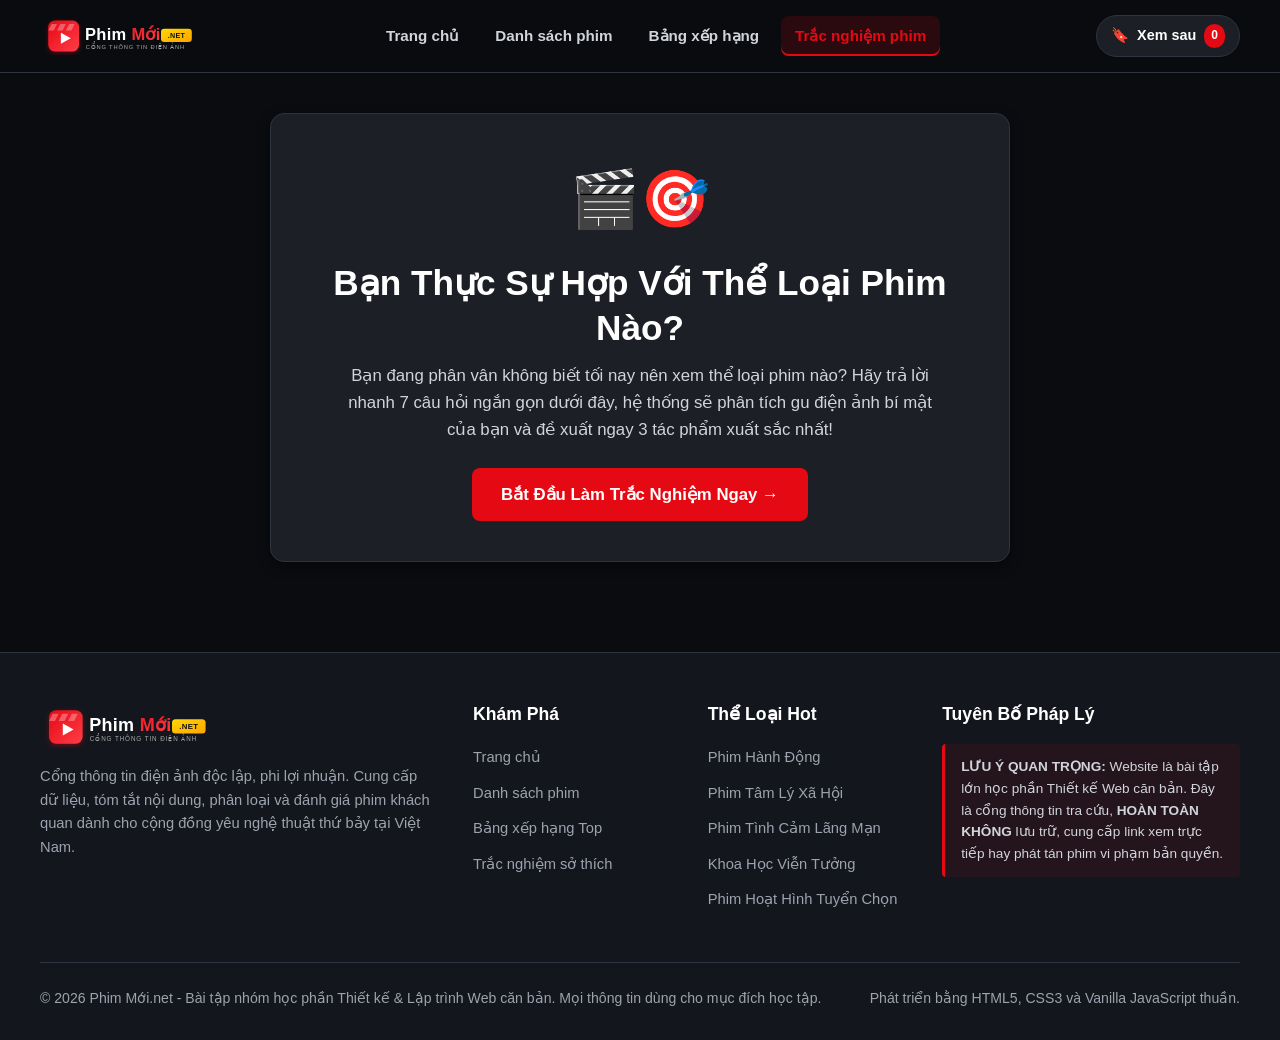
<file: trac-nghiem.html>
<!DOCTYPE html>
<html lang="vi">
<head>
  <meta charset="UTF-8">
  <meta name="viewport" content="width=device-width, initial-scale=1.0">
  <title>Trắc Nghiệm Phim - Khám Phá Gu Điện Ảnh Cá Nhân | Phim Mới.net</title>
  
  <!-- Favicon -->
  <link rel="icon" type="image/svg+xml" href="images/favicon.svg">

  <!-- CSS dùng chung và CSS chuyên biệt cho Quiz -->
  <link rel="stylesheet" href="css/style.css">
  <link rel="stylesheet" href="css/quiz.css">
</head>
<body>

  <!-- ========================================================================
       HEADER & THANH ĐIỀU HƯỚNG
       ======================================================================== -->
  <header class="site-header">
    <div class="container">
      <nav class="navbar" aria-label="Thanh điều hướng chính">
        <a href="index.html" class="navbar__brand" title="Trang chủ Phim Mới.net">
          <img src="images/logo.svg" alt="Logo Phim Mới.net" class="navbar__logo-img">
        </a>

        <!-- Đánh dấu active trên Trắc nghiệm phim -->
        <ul class="navbar__menu">
          <li><a href="index.html" class="navbar__link">Trang chủ</a></li>
          <li><a href="danh-sach-phim.html" class="navbar__link">Danh sách phim</a></li>
          <li><a href="top-phim.html" class="navbar__link">Bảng xếp hạng</a></li>
          <li><a href="trac-nghiem.html" class="navbar__link active">Trắc nghiệm phim</a></li>
        </ul>

        <div class="navbar__actions">
          
          <button type="button" class="watchlist-nav-btn" aria-label="Xem danh sách phim đã lưu">
            <span>🔖</span>
            <span class="label-text">Xem sau</span>
            <span class="watchlist-count-badge">0</span>
          </button>

          <button type="button" class="hamburger-btn" aria-label="Mở menu di động" aria-expanded="false">&#9776;</button>
        </div>
      </nav>
    </div>
  </header>

  <!-- ========================================================================
       NỘI DUNG CHÍNH (MAIN)
       ======================================================================== -->
  <main class="container quiz-wrapper" style="padding-top: 40px; padding-bottom: 60px;">
    
    <!-- Vùng chứa toàn bộ ứng dụng trắc nghiệm (render qua js/quiz.js) -->
    <div id="quizAppContainer">
      <div style="text-align: center; padding: 60px 20px; color: var(--text-muted);">
        <p style="font-size: 2rem; margin-bottom: 12px;">⏳</p>
        <p>Đang tải bài trắc nghiệm điện ảnh...</p>
      </div>
    </div>

  </main>

  <!-- ========================================================================
       MODAL: DANH SÁCH "XEM SAU" (DÙNG CHUNG)
       ======================================================================== -->
  <div class="modal-backdrop" id="watchlistModal" role="dialog" aria-modal="true" aria-labelledby="watchlistModalTitle">
    <div class="modal-container">
      <div class="modal-header">
        <h3 class="modal-title" id="watchlistModalTitle">🔖 Phim Đã Lưu (Xem Sau)</h3>
        <button type="button" class="modal-close-btn" aria-label="Đóng cửa sổ">&times;</button>
      </div>
      <div class="modal-body">
        <!-- Render nội dung từ main.js -->
      </div>
      <div class="modal-footer">
        <button type="button" class="btn btn--outline modal-close-btn">Đóng</button>
      </div>
    </div>
  </div>

  <!-- Nút cuộn lên đầu trang -->
  <button type="button" class="scroll-top-btn" aria-label="Cuộn lên đầu trang" title="Lên đầu trang">&#8679;</button>

  <!-- ========================================================================
       FOOTER (CHÂN TRANG)
       ======================================================================== -->
  <footer class="site-footer">
    <div class="container">
      <div class="footer-grid">
        <div class="footer-brand">
          <img src="images/logo.svg" alt="Phim Mới.net" class="footer-brand__logo">
          <p class="footer-brand__desc">
            Cổng thông tin điện ảnh độc lập, phi lợi nhuận. Cung cấp dữ liệu, tóm tắt nội dung, phân loại và đánh giá phim khách quan dành cho cộng đồng yêu nghệ thuật thứ bảy tại Việt Nam.
          </p>
        </div>

        <div class="footer-col">
          <h4 class="footer-col__title">Khám Phá</h4>
          <ul class="footer-links">
            <li><a href="index.html">Trang chủ</a></li>
            <li><a href="danh-sach-phim.html">Danh sách phim</a></li>
            <li><a href="top-phim.html">Bảng xếp hạng Top</a></li>
            <li><a href="trac-nghiem.html">Trắc nghiệm sở thích</a></li>
          </ul>
        </div>

        <div class="footer-col">
          <h4 class="footer-col__title">Thể Loại Hot</h4>
          <ul class="footer-links">
            <li><a href="danh-sach-phim.html?genre=Hành động">Phim Hành Động</a></li>
            <li><a href="danh-sach-phim.html?genre=Tâm lý">Phim Tâm Lý Xã Hội</a></li>
            <li><a href="danh-sach-phim.html?genre=Tình cảm">Phim Tình Cảm Lãng Mạn</a></li>
            <li><a href="danh-sach-phim.html?genre=Khoa học viễn tưởng">Khoa Học Viễn Tưởng</a></li>
            <li><a href="danh-sach-phim.html?genre=Hoạt hình">Phim Hoạt Hình Tuyển Chọn</a></li>
          </ul>
        </div>

        <div class="footer-col">
          <h4 class="footer-col__title">Tuyên Bố Pháp Lý</h4>
          <div class="footer-disclaimer">
            <strong>LƯU Ý QUAN TRỌNG:</strong> Website là bài tập lớn học phần Thiết kế Web căn bản. Đây là cổng thông tin tra cứu, <strong>HOÀN TOÀN KHÔNG</strong> lưu trữ, cung cấp link xem trực tiếp hay phát tán phim vi phạm bản quyền.
          </div>
        </div>
      </div>

      <div class="footer-bottom">
        <p>&copy; 2026 Phim Mới.net - Bài tập nhóm học phần Thiết kế &amp; Lập trình Web căn bản. Mọi thông tin dùng cho mục đích học tập.</p>
        <p>Phát triển bằng HTML5, CSS3 và Vanilla JavaScript thuần.</p>
      </div>
    </div>
  </footer>

  <!-- ========================================================================
       CÁC TỆP JAVASCRIPT
       ======================================================================== -->
  <script src="js/movies-data.js"></script>
  <script src="js/main.js"></script>
  <script src="js/quiz.js"></script>
</body>
</html>
</file>
<file: css/style.css>
/**
 * ==============================================================================
 * DỰ ÁN CỔNG THÔNG TIN ĐIỆN ẢNH - Phim Mới.net
 * File: css/style.css
 * Mô tả: Toàn bộ CSS dùng chung cho hệ thống 6 trang web:
 *        - CSS Variables (Giao diện tối điện ảnh cố định)
 *        - Reset CSS & Typography
 *        - Header, Navigation bar & Hamburger Menu
 *        - Card phim BEM dùng chung
 *        - Nút bấm, Huy hiệu (Badges), Bảng, Modal, Nút lên đầu trang
 *        - Footer và Media Queries Responsive (1024px, 768px, 480px)
 * ==============================================================================
 */

/* ==========================================================================
   1. KHAI BÁO BIẾN CSS (CSS VARIABLES)
   ========================================================================== */
:root {
  /* Bảng màu chính - Nền tối điện ảnh (Cố định duy nhất) */
  --bg-primary: #0b0c10;       /* Nền đen sâu chủ đạo */
  --bg-secondary: #14161d;     /* Nền khu vực phụ, section */
  --bg-card: #1c1f26;          /* Nền thẻ phim, card */
  --bg-card-hover: #252932;    /* Nền thẻ phim khi hover */
  --bg-input: #12141a;         /* Nền ô nhập liệu */
  --border-color: #2e3340;     /* Viền nhẹ nhàng */
  
  --primary: #e50914;          /* Đỏ điện ảnh đặc trưng */
  --primary-hover: #f40612;    /* Đỏ sáng khi hover */
  --accent: #ffb800;           /* Vàng ánh kim (sao, điểm, nhấn) */
  --accent-hover: #ffa500;     /* Cam vàng */

  --text-main: #ffffff;        /* Chữ trắng sáng tiêu đề */
  --text-body: #d1d5db;        /* Chữ nội dung đọc dễ chịu */
  --text-muted: #9ca3af;       /* Chữ phụ, ngày tháng */
  --text-inverse: #0b0c10;     /* Chữ đảo ngược cho nền sáng */

  /* Hiệu ứng bóng đổ */
  --shadow-sm: 0 2px 4px rgba(0, 0, 0, 0.4);
  --shadow-md: 0 4px 12px rgba(0, 0, 0, 0.5);
  --shadow-lg: 0 10px 25px rgba(0, 0, 0, 0.7);
  --shadow-glow: 0 0 18px rgba(229, 9, 20, 0.35);

  /* Bo góc */
  --radius-sm: 4px;
  --radius-md: 8px;
  --radius-lg: 14px;
  --radius-full: 9999px;

  /* Thời gian chuyển động */
  --transition-fast: 0.2s ease;
  --transition-normal: 0.3s ease;
  --transition-slow: 0.5s ease;

  /* Font chữ hệ thống không phụ thuộc internet */
  --font-family: -apple-system, BlinkMacSystemFont, "Segoe UI", Roboto, "Helvetica Neue", Arial, sans-serif;
  --max-width: 1240px;
}



/* ==========================================================================
   2. RESET CSS & TYPOGRAPHY CĂN BẢN
   ========================================================================== */
*, *::before, *::after {
  box-sizing: border-box;
  margin: 0;
  padding: 0;
}

html {
  font-size: 16px; /* Chuẩn tiếp cận: tối thiểu 16px */
  scroll-behavior: smooth;
}

body {
  font-family: var(--font-family);
  background-color: var(--bg-primary);
  color: var(--text-body);
  line-height: 1.6;
  min-height: 100vh;
  display: flex;
  flex-direction: column;
  transition: background-color var(--transition-normal), color var(--transition-normal);
  overflow-x: hidden;
}

a {
  color: inherit;
  text-decoration: none;
  transition: color var(--transition-fast);
}

a:focus-visible, button:focus-visible, input:focus-visible, select:focus-visible, textarea:focus-visible {
  outline: 2px solid var(--accent);
  outline-offset: 3px;
}

img, svg {
  max-width: 100%;
  height: auto;
  display: block;
}

ul, ol {
  list-style: none;
}

button, input, select, textarea {
  font: inherit;
  color: inherit;
}

/* Căn giữa vùng nội dung chính */
.container {
  width: 100%;
  max-width: var(--max-width);
  margin-left: auto;
  margin-right: auto;
  padding-left: 20px;
  padding-right: 20px;
}

/* Tiêu đề cấp bậc chuẩn SEO và ngữ nghĩa */
h1, h2, h3, h4, h5, h6 {
  color: var(--text-main);
  font-weight: 700;
  line-height: 1.3;
}

h1 { font-size: 2.25rem; margin-bottom: 0.75rem; }
h2 { font-size: 1.75rem; margin-bottom: 0.65rem; }
h3 { font-size: 1.35rem; margin-bottom: 0.5rem; }
h4 { font-size: 1.15rem; margin-bottom: 0.4rem; }

/* Tiêu đề section có vạch gạch màu đỏ phong cách điện ảnh */
.section-title {
  display: flex;
  align-items: center;
  gap: 12px;
  margin-bottom: 24px;
  position: relative;
}

.section-title::before {
  content: "";
  display: inline-block;
  width: 5px;
  height: 28px;
  background: linear-gradient(to bottom, var(--primary), var(--accent));
  border-radius: var(--radius-sm);
}

.section-title__sub {
  font-size: 0.95rem;
  font-weight: normal;
  color: var(--text-muted);
  margin-left: auto;
}

/* ==========================================================================
   3. HEADER & THANH ĐIỀU HƯỚNG (NAVBAR)
   ========================================================================== */
.site-header {
  position: sticky;
  top: 0;
  z-index: 1000;
  background-color: rgba(11, 12, 16, 0.92);
  backdrop-filter: blur(10px);
  -webkit-backdrop-filter: blur(10px);
  border-bottom: 1px solid var(--border-color);
  transition: background-color var(--transition-normal), border-color var(--transition-normal);
}



.navbar {
  display: flex;
  align-items: center;
  justify-content: space-between;
  height: 72px;
}

/* Logo thương hiệu */
.navbar__brand {
  display: flex;
  align-items: center;
  gap: 10px;
}

.navbar__logo-img {
  height: 44px;
  width: auto;
}

/* Danh sách menu chính */
.navbar__menu {
  display: flex;
  align-items: center;
  gap: 8px;
}

.navbar__link {
  font-size: 0.95rem;
  font-weight: 600;
  padding: 8px 14px;
  border-radius: var(--radius-md);
  color: var(--text-body);
  display: inline-flex;
  align-items: center;
  gap: 6px;
  transition: all var(--transition-fast);
}

.navbar__link:hover {
  color: var(--primary);
  background-color: rgba(229, 9, 20, 0.08);
}

/* Đánh dấu trang hiện tại theo yêu cầu rubric */
.navbar__link.active {
  color: var(--primary);
  background-color: rgba(229, 9, 20, 0.14);
  box-shadow: inset 0 -2px 0 var(--primary);
}

/* Khu vực hành động bên phải: Watchlist badge, Hamburger */
.navbar__actions {
  display: flex;
  align-items: center;
  gap: 12px;
}



/* Nút mở danh sách Xem sau trên nav bar */
.watchlist-nav-btn {
  background: var(--bg-card);
  border: 1px solid var(--border-color);
  color: var(--text-main);
  padding: 8px 14px;
  border-radius: var(--radius-full);
  font-size: 0.9rem;
  font-weight: 600;
  display: inline-flex;
  align-items: center;
  gap: 8px;
  cursor: pointer;
  transition: all var(--transition-fast);
}

.watchlist-nav-btn:hover {
  border-color: var(--accent);
  color: var(--accent);
}

.watchlist-count-badge {
  background-color: var(--primary);
  color: #ffffff;
  font-size: 0.75rem;
  font-weight: 700;
  padding: 2px 7px;
  border-radius: var(--radius-full);
}

/* Nút Hamburger cho di động */
.hamburger-btn {
  display: none;
  background: none;
  border: none;
  color: var(--text-main);
  font-size: 1.6rem;
  cursor: pointer;
  padding: 4px;
  line-height: 1;
}

/* ==========================================================================
   4. THẺ PHIM BEM (MOVIE CARD) - DÙNG CHUNG TOÀN HỆ THỐNG
   ========================================================================== */
.movies-grid {
  display: grid;
  grid-template-columns: repeat(auto-fill, minmax(215px, 1fr));
  gap: 24px;
}

.movie-card {
  background-color: var(--bg-card);
  border-radius: var(--radius-md);
  overflow: hidden;
  border: 1px solid var(--border-color);
  display: flex;
  flex-direction: column;
  transition: transform var(--transition-normal), box-shadow var(--transition-normal), border-color var(--transition-normal);
  position: relative;
}

.movie-card:hover {
  transform: translateY(-7px);
  box-shadow: var(--shadow-lg), var(--shadow-glow);
  border-color: var(--primary);
}

/* Khung ảnh Poster */
.movie-card__poster-wrapper {
  position: relative;
  width: 100%;
  aspect-ratio: 2 / 3;
  overflow: hidden;
  background-color: #1a1a1a;
}

.movie-card__poster {
  width: 100%;
  height: 100%;
  object-fit: cover;
  transition: transform var(--transition-slow);
}

.movie-card:hover .movie-card__poster {
  transform: scale(1.06);
}

/* Overlay xuất hiện khi hover lên card theo rubric */
.movie-card__overlay {
  /* Lý do dùng position: absolute: để phủ hoàn toàn lên poster khi di chuột mà không chiếm layout luồng */
  position: absolute;
  top: 0;
  left: 0;
  right: 0;
  bottom: 0;
  background: linear-gradient(to top, rgba(11, 12, 16, 0.95) 15%, rgba(11, 12, 16, 0.4) 60%, rgba(11, 12, 16, 0.1) 100%);
  display: flex;
  flex-direction: column;
  justify-content: flex-end;
  padding: 16px;
  opacity: 0;
  transition: opacity var(--transition-normal);
}

.movie-card:hover .movie-card__overlay {
  opacity: 1;
}

/* Nút xem chi tiết trong overlay */
.movie-card__overlay-btn {
  background-color: var(--primary);
  color: #ffffff;
  padding: 8px 12px;
  border-radius: var(--radius-sm);
  font-size: 0.85rem;
  font-weight: 700;
  text-align: center;
  margin-top: 8px;
  box-shadow: var(--shadow-sm);
}

.movie-card__overlay-btn:hover {
  background-color: var(--primary-hover);
}

/* Huy hiệu điểm đánh giá */
.movie-card__rating-badge {
  /* Lý do dùng position: absolute: gắn cố định góc trên bên phải của card phim */
  position: absolute;
  top: 10px;
  right: 10px;
  background-color: rgba(11, 12, 16, 0.85);
  backdrop-filter: blur(4px);
  color: var(--accent);
  padding: 4px 8px;
  border-radius: var(--radius-sm);
  font-weight: 800;
  font-size: 0.85rem;
  display: inline-flex;
  align-items: center;
  gap: 4px;
  border: 1px solid rgba(255, 184, 0, 0.3);
  z-index: 2;
}

/* Huy hiệu quốc gia / năm */
.movie-card__year-badge {
  /* Lý do dùng position: absolute: gắn cố định góc trên bên trái của card phim */
  position: absolute;
  top: 10px;
  left: 10px;
  background-color: rgba(229, 9, 20, 0.9);
  color: #ffffff;
  padding: 4px 8px;
  border-radius: var(--radius-sm);
  font-weight: 700;
  font-size: 0.75rem;
  z-index: 2;
}

/* Nội dung thông tin phim phía dưới poster */
.movie-card__body {
  padding: 14px;
  display: flex;
  flex-direction: column;
  flex-grow: 1;
}

.movie-card__title {
  font-size: 1rem;
  font-weight: 700;
  color: var(--text-main);
  margin-bottom: 4px;
  white-space: nowrap;
  overflow: hidden;
  text-overflow: ellipsis;
}

.movie-card__original-title {
  font-size: 0.8rem;
  color: var(--text-muted);
  margin-bottom: 8px;
  white-space: nowrap;
  overflow: hidden;
  text-overflow: ellipsis;
}

.movie-card__meta {
  display: flex;
  align-items: center;
  justify-content: space-between;
  font-size: 0.82rem;
  color: var(--text-muted);
  margin-top: auto;
  padding-top: 8px;
  border-top: 1px solid var(--border-color);
}

.movie-card__genres {
  font-size: 0.78rem;
  color: var(--accent);
  white-space: nowrap;
  overflow: hidden;
  text-overflow: ellipsis;
  max-width: 130px;
}

/* ==========================================================================
   5. CÁC NÚT BẤM (BUTTONS) & HUY HIỆU (BADGES)
   ========================================================================== */
.btn {
  display: inline-flex;
  align-items: center;
  justify-content: center;
  gap: 8px;
  padding: 10px 20px;
  font-size: 0.95rem;
  font-weight: 600;
  border-radius: var(--radius-md);
  border: 1px solid transparent;
  cursor: pointer;
  transition: all var(--transition-fast);
  text-decoration: none;
  line-height: 1.4;
}

.btn:active {
  transform: scale(0.98);
}

.btn--primary {
  background-color: var(--primary);
  color: #ffffff;
}

.btn--primary:hover {
  background-color: var(--primary-hover);
  box-shadow: 0 4px 14px rgba(229, 9, 20, 0.4);
}

.btn--accent {
  background-color: var(--accent);
  color: #121212;
}

.btn--accent:hover {
  background-color: var(--accent-hover);
}

.btn--outline {
  background-color: transparent;
  border-color: var(--border-color);
  color: var(--text-main);
}

.btn--outline:hover {
  background-color: var(--bg-card-hover);
  border-color: var(--text-muted);
}

.btn--outline-primary {
  background-color: transparent;
  border-color: var(--primary);
  color: var(--primary);
}

.btn--outline-primary:hover {
  background-color: var(--primary);
  color: #ffffff;
}

.btn--sm {
  padding: 6px 12px;
  font-size: 0.85rem;
}

.btn--lg {
  padding: 14px 28px;
  font-size: 1.05rem;
}

/* Huy hiệu thể loại */
.badge-genre {
  display: inline-block;
  padding: 4px 10px;
  background-color: rgba(255, 184, 0, 0.12);
  color: var(--accent);
  border: 1px solid rgba(255, 184, 0, 0.25);
  border-radius: var(--radius-sm);
  font-size: 0.8rem;
  font-weight: 600;
}

/* ==========================================================================
   6. MODAL DÙNG CHUNG (XEM TRAILER / GỢI Ý PHIM / XEM SAU)
   ========================================================================== */
.modal-backdrop {
  position: fixed;
  top: 0;
  left: 0;
  width: 100vw;
  height: 100vh;
  background-color: rgba(0, 0, 0, 0.82);
  backdrop-filter: blur(6px);
  z-index: 2000;
  display: none;
  align-items: center;
  justify-content: center;
  padding: 20px;
  opacity: 0;
  transition: opacity var(--transition-normal);
}

.modal-backdrop.is-open {
  display: flex;
  opacity: 1;
}

.modal-container {
  background-color: var(--bg-card);
  border: 1px solid var(--border-color);
  border-radius: var(--radius-lg);
  max-width: 600px;
  width: 100%;
  max-height: 90vh;
  overflow-y: auto;
  box-shadow: var(--shadow-lg);
  position: relative;
  transform: translateY(20px);
  transition: transform var(--transition-normal);
}

.modal-backdrop.is-open .modal-container {
  transform: translateY(0);
}

.modal-header {
  display: flex;
  align-items: center;
  justify-content: space-between;
  padding: 20px 24px;
  border-bottom: 1px solid var(--border-color);
}

.modal-title {
  font-size: 1.3rem;
  color: var(--text-main);
  display: flex;
  align-items: center;
  gap: 8px;
}

.modal-close-btn {
  background: transparent;
  border: none;
  color: var(--text-muted);
  font-size: 1.5rem;
  cursor: pointer;
  line-height: 1;
  padding: 4px;
  border-radius: var(--radius-sm);
  transition: color var(--transition-fast);
}

.modal-close-btn:hover {
  color: var(--primary);
}

.modal-body {
  padding: 24px;
}

.modal-footer {
  padding: 16px 24px;
  border-top: 1px solid var(--border-color);
  display: flex;
  justify-content: flex-end;
  gap: 12px;
}

/* ==========================================================================
   7. BẢNG DỮ LIỆU DÙNG CHUNG (TABLE RESPONSIVE)
   ========================================================================== */
.table-responsive {
  width: 100%;
  overflow-x: auto;
  -webkit-overflow-scrolling: touch;
  margin-top: 16px;
  border-radius: var(--radius-md);
  border: 1px solid var(--border-color);
}

.custom-table {
  width: 100%;
  border-collapse: collapse;
  text-align: left;
  background-color: var(--bg-card);
}

.custom-table caption {
  font-size: 1.1rem;
  font-weight: 700;
  color: var(--text-main);
  padding: 14px;
  text-align: left;
  caption-side: top;
  border-bottom: 1px solid var(--border-color);
}

.custom-table th, .custom-table td {
  padding: 14px 18px;
  font-size: 0.95rem;
  border-bottom: 1px solid var(--border-color);
}

.custom-table th {
  background-color: var(--bg-secondary);
  color: var(--text-main);
  font-weight: 700;
  white-space: nowrap;
}

.custom-table tbody tr:hover {
  background-color: var(--bg-card-hover);
}

/* ==========================================================================
   8. NÚT LÊN ĐẦU TRANG (SCROLL-TO-TOP)
   ========================================================================== */
.scroll-top-btn {
  position: fixed;
  bottom: 28px;
  right: 28px;
  width: 46px;
  height: 46px;
  border-radius: var(--radius-full);
  background-color: var(--primary);
  color: #ffffff;
  border: none;
  font-size: 1.2rem;
  cursor: pointer;
  display: flex;
  align-items: center;
  justify-content: center;
  box-shadow: var(--shadow-md);
  opacity: 0;
  visibility: hidden;
  transform: translateY(15px);
  transition: all var(--transition-normal);
  z-index: 990;
}

.scroll-top-btn.is-visible {
  opacity: 1;
  visibility: visible;
  transform: translateY(0);
}

.scroll-top-btn:hover {
  background-color: var(--primary-hover);
  box-shadow: var(--shadow-glow);
  transform: translateY(-3px);
}

/* ==========================================================================
   9. FOOTER (CHÂN TRANG CHUẨN NGỮ NGHĨA)
   ========================================================================== */
.site-footer {
  margin-top: auto;
  background-color: var(--bg-secondary);
  border-top: 1px solid var(--border-color);
  padding-top: 50px;
  padding-bottom: 30px;
}

.footer-grid {
  display: grid;
  grid-template-columns: 2fr 1fr 1fr 1.5fr;
  gap: 36px;
  margin-bottom: 40px;
}

.footer-brand__logo {
  height: 48px;
  margin-bottom: 14px;
}

.footer-brand__desc {
  font-size: 0.92rem;
  color: var(--text-muted);
  line-height: 1.6;
}

.footer-col__title {
  font-size: 1.1rem;
  color: var(--text-main);
  margin-bottom: 18px;
  position: relative;
}

.footer-links li {
  margin-bottom: 10px;
}

.footer-links a {
  font-size: 0.92rem;
  color: var(--text-muted);
  transition: color var(--transition-fast);
}

.footer-links a:hover {
  color: var(--primary);
  padding-left: 4px;
}

.footer-disclaimer {
  background-color: rgba(229, 9, 20, 0.08);
  border-left: 3px solid var(--primary);
  padding: 12px 16px;
  border-radius: var(--radius-sm);
  font-size: 0.85rem;
  color: var(--text-body);
}

.footer-bottom {
  border-top: 1px solid var(--border-color);
  padding-top: 24px;
  display: flex;
  align-items: center;
  justify-content: space-between;
  font-size: 0.88rem;
  color: var(--text-muted);
  flex-wrap: wrap;
  gap: 12px;
}

/* ==========================================================================
   10. MEDIA QUERIES RESPONSIVE (1024px, 768px, 480px)
   ========================================================================== */
@media (max-width: 1024px) {
  .footer-grid {
    grid-template-columns: 1.5fr 1fr 1fr;
  }
  .footer-grid > :last-child {
    grid-column: 1 / -1;
  }
}

@media (max-width: 768px) {
  /* Hamburger menu trên mobile */
  .hamburger-btn {
    display: block;
  }

  .navbar__menu {
    position: fixed;
    top: 72px;
    left: 0;
    width: 100%;
    background-color: var(--bg-card);
    border-bottom: 1px solid var(--border-color);
    flex-direction: column;
    align-items: stretch;
    padding: 16px 20px;
    gap: 10px;
    box-shadow: var(--shadow-lg);
    display: none;
  }

  .navbar__menu.is-active {
    display: flex;
  }

  .navbar__link {
    padding: 12px 16px;
    width: 100%;
  }

  .movies-grid {
    grid-template-columns: repeat(auto-fill, minmax(160px, 1fr));
    gap: 16px;
  }

  .footer-grid {
    grid-template-columns: 1fr;
    gap: 28px;
  }

  .footer-bottom {
    flex-direction: column;
    text-align: center;
  }
}

@media (max-width: 480px) {
  html {
    font-size: 15px;
  }

  .container {
    padding-left: 14px;
    padding-right: 14px;
  }

  h1 { font-size: 1.8rem; }
  h2 { font-size: 1.45rem; }

  .movies-grid {
    grid-template-columns: repeat(2, 1fr);
    gap: 12px;
  }

  .movie-card__body {
    padding: 10px;
  }

  .movie-card__title {
    font-size: 0.92rem;
  }

  .watchlist-nav-btn span.label-text {
    display: none;
  }
}
</file>
<file: css/home.css>
/**
 * ==============================================================================
 * DỰ ÁN CỔNG THÔNG TIN ĐIỆN ẢNH - Phim Mới.net
 * File: css/home.css
 * Mô tả: Toàn bộ CSS chuyên biệt cho Trang chủ (index.html):
 *        - Slider phim nổi bật (Hero Slider) & Dots navigation
 *        - Khối "Gợi ý phim ngẫu nhiên tối nay" (Điểm nhấn sáng tạo)
 *        - Lưới phim mới cập nhật & Khu vực Thể loại (Aside/Section)
 *        - Bảng xếp hạng "Top 5 tuần này"
 *        - Thanh "Phim vừa xem" (Recently viewed)
 * ==============================================================================
 */

/* ==========================================================================
   1. HERO SLIDER (CAROUSEL PHIM NỔI BẬT)
   ========================================================================== */
.hero-slider-section {
  position: relative;
  width: 100%;
  margin-bottom: 40px;
  overflow: hidden;
  background-color: #050608;
}

.hero-slider {
  position: relative;
  width: 100%;
  height: 480px;
}

.hero-slide {
  position: absolute;
  top: 0;
  left: 0;
  width: 100%;
  height: 100%;
  opacity: 0;
  visibility: hidden;
  transition: opacity var(--transition-slow), visibility var(--transition-slow);
  display: flex;
  align-items: center;
}

.hero-slide.is-active {
  opacity: 1;
  visibility: visible;
  z-index: 2;
}

.hero-slide__bg {
  position: absolute;
  top: 0;
  left: 0;
  width: 100%;
  height: 100%;
  object-fit: cover;
  z-index: 1;
}

.hero-slide__overlay {
  position: absolute;
  top: 0;
  left: 0;
  width: 100%;
  height: 100%;
  background: linear-gradient(90deg, rgba(11, 12, 16, 0.95) 0%, rgba(11, 12, 16, 0.7) 45%, rgba(11, 12, 16, 0.2) 100%);
  z-index: 2;
}

.hero-slide__content {
  position: relative;
  z-index: 3;
  max-width: 650px;
  padding: 40px 20px;
  transform: translateY(20px);
  transition: transform 0.6s ease;
}

.hero-slide.is-active .hero-slide__content {
  transform: translateY(0);
}

.hero-slide__tag {
  display: inline-block;
  padding: 6px 14px;
  background-color: var(--primary);
  color: #ffffff;
  font-size: 0.8rem;
  font-weight: 700;
  border-radius: var(--radius-sm);
  text-transform: uppercase;
  margin-bottom: 14px;
  letter-spacing: 1px;
}

.hero-slide__title {
  font-size: 2.8rem;
  font-weight: 900;
  color: #ffffff;
  line-height: 1.15;
  margin-bottom: 10px;
  text-shadow: 0 2px 10px rgba(0, 0, 0, 0.7);
}

.hero-slide__meta {
  display: flex;
  align-items: center;
  gap: 16px;
  margin-bottom: 16px;
  font-size: 0.95rem;
  color: #e5e7eb;
}

.hero-slide__rating {
  background-color: var(--accent);
  color: #121212;
  font-weight: 800;
  padding: 2px 8px;
  border-radius: var(--radius-sm);
}

.hero-slide__desc {
  font-size: 1rem;
  color: #d1d5db;
  line-height: 1.6;
  margin-bottom: 24px;
  display: -webkit-box;
  -webkit-line-clamp: 3;
  -webkit-box-orient: vertical;
  overflow: hidden;
}

.hero-slide__actions {
  display: flex;
  align-items: center;
  gap: 14px;
}

/* Nút điều hướng Slider (Prev / Next) */
.slider-arrow {
  position: absolute;
  top: 50%;
  transform: translateY(-50%);
  z-index: 10;
  background-color: rgba(11, 12, 16, 0.6);
  color: #ffffff;
  border: 1px solid var(--border-color);
  width: 48px;
  height: 48px;
  border-radius: var(--radius-full);
  display: flex;
  align-items: center;
  justify-content: center;
  font-size: 1.4rem;
  cursor: pointer;
  transition: all var(--transition-fast);
}

.slider-arrow:hover {
  background-color: var(--primary);
  border-color: var(--primary);
}

.slider-arrow--prev {
  left: 20px;
}

.slider-arrow--next {
  right: 20px;
}

/* Chấm điều hướng (Dots indicator) */
.slider-dots {
  position: absolute;
  bottom: 20px;
  left: 50%;
  transform: translateX(-50%);
  display: flex;
  gap: 10px;
  z-index: 10;
}

.slider-dot {
  width: 12px;
  height: 12px;
  border-radius: var(--radius-full);
  background-color: rgba(255, 255, 255, 0.4);
  border: none;
  cursor: pointer;
  transition: all var(--transition-normal);
}

.slider-dot.is-active {
  width: 32px;
  background-color: var(--primary);
  border-radius: var(--radius-sm);
}

/* ==========================================================================
   2. KHỐI TÍNH NĂNG ĐIỂM NHẤN: GỢI Ý PHIM NGẪU NHIÊN CHO TỐI NAY
   ========================================================================== */
.random-suggester-banner {
  background: linear-gradient(135deg, #1f1224 0%, #171822 50%, #201314 100%);
  border: 1px solid rgba(229, 9, 20, 0.3);
  border-radius: var(--radius-lg);
  padding: 30px;
  margin-bottom: 48px;
  display: flex;
  align-items: center;
  justify-content: space-between;
  gap: 24px;
  box-shadow: var(--shadow-md);
  position: relative;
  overflow: hidden;
}



.random-suggester-banner::before {
  content: "🎬";
  position: absolute;
  right: 20px;
  bottom: -15px;
  font-size: 7rem;
  opacity: 0.08;
  pointer-events: none;
}

.random-suggester__info h2 {
  font-size: 1.5rem;
  margin-bottom: 8px;
  color: var(--text-main);
  display: flex;
  align-items: center;
  gap: 10px;
}

.random-suggester__info p {
  font-size: 0.95rem;
  color: var(--text-muted);
}

.random-suggester__controls {
  display: flex;
  align-items: center;
  gap: 12px;
  flex-wrap: wrap;
}

.mood-select, .duration-select {
  padding: 10px 14px;
  background-color: var(--bg-card);
  color: var(--text-main);
  border: 1px solid var(--border-color);
  border-radius: var(--radius-md);
  font-size: 0.9rem;
  cursor: pointer;
}

/* ==========================================================================
   3. BỐ CỤC CHÍNH (MAIN CONTENT + ASIDE THỂ LOẠI)
   ========================================================================== */
.home-layout {
  display: grid;
  grid-template-columns: 1fr 300px;
  gap: 36px;
  margin-bottom: 50px;
}

.genre-list-aside {
  background-color: var(--bg-card);
  border: 1px solid var(--border-color);
  border-radius: var(--radius-lg);
  padding: 24px;
  position: sticky;
  top: 90px;
}

.genre-badges-grid {
  display: flex;
  flex-wrap: wrap;
  gap: 10px;
  margin-top: 14px;
}

.genre-badge-item {
  display: inline-flex;
  align-items: center;
  justify-content: space-between;
  padding: 8px 14px;
  background-color: var(--bg-secondary);
  border: 1px solid var(--border-color);
  border-radius: var(--radius-md);
  font-size: 0.88rem;
  font-weight: 600;
  color: var(--text-body);
  transition: all var(--transition-fast);
  flex: 1 1 calc(50% - 10px);
}

.genre-badge-item:hover {
  background-color: var(--primary);
  color: #ffffff;
  border-color: var(--primary);
  transform: translateY(-2px);
}

.genre-badge-item span.count {
  font-size: 0.75rem;
  opacity: 0.75;
}

/* ==========================================================================
   4. SECTION TOP 5 TUẦN NÀY (BẢNG XẾP HẠNG NGẮN)
   ========================================================================== */
.top-weekly-section {
  margin-bottom: 50px;
  background-color: var(--bg-secondary);
  padding: 36px 0;
  border-radius: var(--radius-lg);
  border: 1px solid var(--border-color);
}

.top-weekly-list {
  display: grid;
  grid-template-columns: repeat(5, 1fr);
  gap: 18px;
}

.top-weekly-card {
  position: relative;
  background-color: var(--bg-card);
  border-radius: var(--radius-md);
  overflow: hidden;
  border: 1px solid var(--border-color);
  transition: transform var(--transition-normal);
}

.top-weekly-card:hover {
  transform: translateY(-6px);
  border-color: var(--accent);
}

.top-weekly-card__rank {
  position: absolute;
  top: 8px;
  left: 8px;
  width: 34px;
  height: 34px;
  border-radius: var(--radius-full);
  background-color: var(--accent);
  color: #121212;
  font-weight: 900;
  font-size: 1.1rem;
  display: flex;
  align-items: center;
  justify-content: center;
  z-index: 5;
  box-shadow: var(--shadow-sm);
}

.top-weekly-card__rank--1 { background-color: #ffd700; color: #000; }
.top-weekly-card__rank--2 { background-color: #c0c0c0; color: #000; }
.top-weekly-card__rank--3 { background-color: #cd7f32; color: #000; }

.top-weekly-card__img {
  width: 100%;
  aspect-ratio: 2 / 3;
  object-fit: cover;
}

.top-weekly-card__info {
  padding: 10px;
  text-align: center;
}

.top-weekly-card__title {
  font-size: 0.9rem;
  font-weight: 700;
  white-space: nowrap;
  overflow: hidden;
  text-overflow: ellipsis;
  color: var(--text-main);
}

.top-weekly-card__rating {
  font-size: 0.8rem;
  color: var(--accent);
  font-weight: 700;
  margin-top: 4px;
}

/* ==========================================================================
   5. THANH "PHIM VỪA XEM" (RECENTLY VIEWED)
   ========================================================================== */
.recently-viewed-section {
  margin-bottom: 50px;
}

.recently-viewed-empty {
  background-color: var(--bg-card);
  border: 1px dashed var(--border-color);
  border-radius: var(--radius-md);
  padding: 24px;
  text-align: center;
  color: var(--text-muted);
  font-size: 0.95rem;
}

/* Responsive cho Trang chủ */
@media (max-width: 1024px) {
  .hero-slider { height: 420px; }
  .hero-slide__title { font-size: 2.2rem; }
  .home-layout { grid-template-columns: 1fr; }
  .genre-list-aside { position: static; }
  .top-weekly-list { grid-template-columns: repeat(3, 1fr); }
}

@media (max-width: 768px) {
  .hero-slider { height: 380px; }
  .hero-slide__title { font-size: 1.8rem; }
  .hero-slide__desc { display: none; }
  .random-suggester-banner {
    flex-direction: column;
    align-items: stretch;
  }
  .top-weekly-list { grid-template-columns: repeat(2, 1fr); }
}

@media (max-width: 480px) {
  .hero-slider { height: 340px; }
  .slider-arrow { width: 36px; height: 36px; font-size: 1.1rem; }
  .top-weekly-list { grid-template-columns: repeat(2, 1fr); }
}
</file>
<file: css/movies.css>
/**
 * ==============================================================================
 * DỰ ÁN CỔNG THÔNG TIN ĐIỆN ẢNH - Phim Mới.net
 * File: css/movies.css
 * Mô tả: Toàn bộ CSS chuyên biệt cho:
 *        - Trang Danh sách phim (danh-sach-phim.html): Thanh tìm kiếm,
 *          bộ lọc đa tiêu chí, đếm kết quả, thông báo rỗng, khu Xem sau.
 *        - Trang Chi tiết phim (chi-tiet-phim.html): Hero chi tiết,
 *          thông tin đạo diễn/diễn viên, bảng dàn cast, widget chấm sao,
 *          modal thông tin trailer, phim liên quan.
 * ==============================================================================
 */

/* ==========================================================================
   1. KHU VỰC TÌM KIẾM & BỘ LỌC ĐA TIÊU CHÍ (DANH SÁCH PHIM)
   ========================================================================== */
.filter-panel {
  background-color: var(--bg-card);
  border: 1px solid var(--border-color);
  border-radius: var(--radius-lg);
  padding: 24px;
  margin-bottom: 30px;
  box-shadow: var(--shadow-sm);
}

.search-box-wrapper {
  position: relative;
  margin-bottom: 20px;
}

.search-input {
  width: 100%;
  padding: 14px 20px 14px 48px;
  background-color: var(--bg-input);
  border: 2px solid var(--border-color);
  border-radius: var(--radius-full);
  color: var(--text-main);
  font-size: 1.05rem;
  transition: all var(--transition-fast);
}

.search-input:focus {
  border-color: var(--primary);
  box-shadow: 0 0 0 3px rgba(229, 9, 20, 0.2);
  outline: none;
}

.search-icon {
  position: absolute;
  left: 18px;
  top: 50%;
  transform: translateY(-50%);
  font-size: 1.2rem;
  color: var(--text-muted);
  pointer-events: none;
}

.filter-controls-grid {
  display: grid;
  grid-template-columns: repeat(4, 1fr) auto;
  gap: 16px;
  align-items: flex-end;
}

.filter-group {
  display: flex;
  flex-direction: column;
  gap: 6px;
}

.filter-label {
  font-size: 0.85rem;
  font-weight: 700;
  color: var(--text-muted);
  text-transform: uppercase;
  letter-spacing: 0.5px;
}

.filter-select {
  padding: 10px 14px;
  background-color: var(--bg-input);
  border: 1px solid var(--border-color);
  border-radius: var(--radius-md);
  color: var(--text-main);
  font-size: 0.95rem;
  cursor: pointer;
  transition: border-color var(--transition-fast);
}

.filter-select:focus {
  border-color: var(--primary);
  outline: none;
}

.filter-actions {
  display: flex;
  gap: 10px;
}

/* Thanh trạng thái kết quả */
.results-status-bar {
  display: flex;
  align-items: center;
  justify-content: space-between;
  margin-bottom: 24px;
  padding-bottom: 12px;
  border-bottom: 1px solid var(--border-color);
  flex-wrap: wrap;
  gap: 12px;
}

.results-count-text {
  font-size: 1rem;
  font-weight: 600;
  color: var(--text-body);
}

.results-count-number {
  color: var(--primary);
  font-weight: 800;
}

.view-mode-tabs {
  display: flex;
  gap: 8px;
}

.view-tab-btn {
  background: var(--bg-card);
  border: 1px solid var(--border-color);
  color: var(--text-muted);
  padding: 6px 14px;
  border-radius: var(--radius-sm);
  font-size: 0.88rem;
  font-weight: 600;
  cursor: pointer;
  transition: all var(--transition-fast);
}

.view-tab-btn.is-active {
  background-color: var(--primary);
  color: #ffffff;
  border-color: var(--primary);
}

/* Trạng thái không có kết quả (Empty State) */
.empty-state-card {
  text-align: center;
  padding: 60px 20px;
  background-color: var(--bg-card);
  border: 1px dashed var(--border-color);
  border-radius: var(--radius-lg);
  grid-column: 1 / -1;
}

.empty-state__icon {
  font-size: 3.5rem;
  margin-bottom: 16px;
  display: block;
}

.empty-state__title {
  font-size: 1.4rem;
  color: var(--text-main);
  margin-bottom: 8px;
}

.empty-state__desc {
  font-size: 0.95rem;
  color: var(--text-muted);
  max-width: 480px;
  margin: 0 auto 20px;
}

/* ==========================================================================
   2. TRANG CHI TIẾT PHIM (MOVIE DETAIL PAGE)
   ========================================================================== */
.movie-detail-hero {
  position: relative;
  background-color: var(--bg-card);
  border: 1px solid var(--border-color);
  border-radius: var(--radius-lg);
  overflow: hidden;
  margin-bottom: 40px;
  box-shadow: var(--shadow-md);
}

.detail-hero-layout {
  display: grid;
  grid-template-columns: 320px 1fr;
  gap: 36px;
  padding: 36px;
}

.detail-poster-col {
  display: flex;
  flex-direction: column;
  gap: 16px;
}

.detail-poster-img {
  width: 100%;
  aspect-ratio: 2 / 3;
  object-fit: cover;
  border-radius: var(--radius-md);
  box-shadow: var(--shadow-lg);
  border: 1px solid var(--border-color);
}

.detail-action-buttons {
  display: flex;
  flex-direction: column;
  gap: 10px;
}

.detail-info-col {
  display: flex;
  flex-direction: column;
}

.detail-title {
  font-size: 2.4rem;
  color: var(--text-main);
  font-weight: 900;
  margin-bottom: 6px;
}

.detail-original-title {
  font-size: 1.15rem;
  color: var(--accent);
  font-weight: 500;
  margin-bottom: 18px;
}

.detail-badges-row {
  display: flex;
  align-items: center;
  gap: 10px;
  flex-wrap: wrap;
  margin-bottom: 24px;
}

.detail-score-box {
  display: inline-flex;
  align-items: center;
  gap: 10px;
  background: rgba(255, 184, 0, 0.12);
  border: 1px solid rgba(255, 184, 0, 0.35);
  padding: 6px 16px;
  border-radius: var(--radius-full);
}

.detail-score-num {
  font-size: 1.4rem;
  font-weight: 900;
  color: var(--accent);
}

.detail-vote-count {
  font-size: 0.8rem;
  color: var(--text-muted);
}

/* Bảng thông số kỹ thuật phim */
.detail-meta-table {
  width: 100%;
  border-collapse: collapse;
  margin-bottom: 24px;
}

.detail-meta-table td {
  padding: 10px 0;
  font-size: 0.95rem;
  border-bottom: 1px solid var(--border-color);
}

.detail-meta-table td.label-cell {
  width: 140px;
  color: var(--text-muted);
  font-weight: 600;
}

.detail-meta-table td.value-cell {
  color: var(--text-main);
  font-weight: 500;
}

/* Phần tóm tắt nội dung */
.detail-synopsis-box {
  background-color: var(--bg-secondary);
  border-radius: var(--radius-md);
  padding: 20px;
  border-left: 4px solid var(--primary);
  margin-bottom: 28px;
}

.detail-synopsis-box h3 {
  font-size: 1.15rem;
  margin-bottom: 8px;
}

.detail-synopsis-text {
  font-size: 1rem;
  line-height: 1.7;
  color: var(--text-body);
}

/* ==========================================================================
   3. WIDGET CHẤM SAO ĐÁNH GIÁ CỦA NGƯỜI DÙNG (USER STAR RATING)
   ========================================================================== */
.star-rating-widget {
  background-color: var(--bg-secondary);
  border: 1px solid var(--border-color);
  border-radius: var(--radius-md);
  padding: 20px;
  margin-bottom: 28px;
  display: flex;
  align-items: center;
  justify-content: space-between;
  flex-wrap: wrap;
  gap: 16px;
}

.star-rating-prompt h4 {
  font-size: 1.05rem;
  color: var(--text-main);
  margin-bottom: 4px;
}

.star-rating-prompt p {
  font-size: 0.85rem;
  color: var(--text-muted);
}

.stars-interactive-wrapper {
  display: flex;
  align-items: center;
  gap: 6px;
}

.star-btn {
  background: none;
  border: none;
  font-size: 2rem;
  color: #4b5563; /* Màu xám khi chưa sáng */
  cursor: pointer;
  padding: 0 3px;
  line-height: 1;
  transition: transform var(--transition-fast), color var(--transition-fast);
}

.star-btn:hover {
  transform: scale(1.2);
}

.star-btn.is-active, .star-btn.is-hovered {
  color: var(--accent);
}

.user-rating-feedback {
  font-size: 0.95rem;
  font-weight: 700;
  color: var(--accent);
  min-width: 120px;
  text-align: right;
}

/* ==========================================================================
   4. BẢNG DÀN DIỄN VIÊN CHÍNH
   ========================================================================== */
.cast-section {
  margin-bottom: 40px;
}

.cast-grid {
  display: grid;
  grid-template-columns: repeat(auto-fill, minmax(180px, 1fr));
  gap: 16px;
  margin-top: 16px;
}

.cast-card {
  background-color: var(--bg-card);
  border: 1px solid var(--border-color);
  border-radius: var(--radius-md);
  padding: 16px;
  text-align: center;
}

.cast-avatar-placeholder {
  width: 56px;
  height: 56px;
  border-radius: var(--radius-full);
  background: linear-gradient(135deg, var(--primary), var(--accent));
  color: #ffffff;
  font-weight: 800;
  font-size: 1.2rem;
  display: flex;
  align-items: center;
  justify-content: center;
  margin: 0 auto 12px;
}

.cast-name {
  font-size: 0.95rem;
  font-weight: 700;
  color: var(--text-main);
}

.cast-role {
  font-size: 0.8rem;
  color: var(--text-muted);
  margin-top: 2px;
}

/* ==========================================================================
   5. PHIM CÙNG THỂ LOẠI (RELATED MOVIES)
   ========================================================================== */
.related-movies-section {
  margin-top: 50px;
  padding-top: 30px;
  border-top: 1px solid var(--border-color);
}

/* ==========================================================================
   6. RESPONSIVE MEDIA QUERIES
   ========================================================================== */
@media (max-width: 1024px) {
  .filter-controls-grid {
    grid-template-columns: repeat(2, 1fr);
  }
  .filter-actions {
    grid-column: 1 / -1;
  }
  .detail-hero-layout {
    grid-template-columns: 280px 1fr;
    gap: 28px;
    padding: 24px;
  }
}

@media (max-width: 768px) {
  .filter-controls-grid {
    grid-template-columns: 1fr;
  }
  .detail-hero-layout {
    grid-template-columns: 1fr;
  }
  .detail-poster-col {
    max-width: 260px;
    margin: 0 auto;
  }
  .detail-title {
    font-size: 1.8rem;
    text-align: center;
  }
  .detail-original-title {
    text-align: center;
  }
  .detail-badges-row {
    justify-content: center;
  }
  .star-rating-widget {
    flex-direction: column;
    text-align: center;
  }
  .user-rating-feedback {
    text-align: center;
  }
}
</file>
<file: css/quiz.css>
/**
 * ==============================================================================
 * DỰ ÁN CỔNG THÔNG TIN ĐIỆN ẢNH - Phim Mới.net
 * File: css/quiz.css
 * Mô tả: Toàn bộ CSS chuyên biệt cho Trang Trắc nghiệm Phim (trac-nghiem.html):
 *        - Thẻ câu hỏi (Quiz Card), thanh tiến trình (Progress Bar)
 *        - Các nút lựa chọn câu trả lời (Option Cards / Pills)
 *        - Khung kết quả phân tích sở thích & gợi ý 3 phim phù hợp
 *        - Nút làm lại và chuyển đổi mượt mà
 * ==============================================================================
 */

.quiz-wrapper {
  max-width: 780px;
  margin: 0 auto;
}

/* Thẻ giới thiệu ban đầu */
.quiz-intro-card {
  background-color: var(--bg-card);
  border: 1px solid var(--border-color);
  border-radius: var(--radius-lg);
  padding: 40px;
  text-align: center;
  box-shadow: var(--shadow-md);
  margin-bottom: 30px;
}

.quiz-intro-icon {
  font-size: 3.5rem;
  margin-bottom: 16px;
  display: inline-block;
}

.quiz-intro-card h1 {
  font-size: 2.2rem;
  margin-bottom: 12px;
  color: var(--text-main);
}

.quiz-intro-card p {
  font-size: 1.05rem;
  color: var(--text-body);
  line-height: 1.6;
  max-width: 600px;
  margin: 0 auto 24px;
}

/* Thanh tiến độ làm bài */
.quiz-progress-wrapper {
  margin-bottom: 24px;
  display: flex;
  flex-direction: column;
  gap: 8px;
}

.quiz-progress-text {
  display: flex;
  justify-content: space-between;
  font-size: 0.9rem;
  font-weight: 700;
  color: var(--text-muted);
}

.quiz-progress-bar {
  width: 100%;
  height: 8px;
  background-color: var(--bg-secondary);
  border-radius: var(--radius-full);
  overflow: hidden;
  border: 1px solid var(--border-color);
}

.quiz-progress-fill {
  height: 100%;
  background: linear-gradient(90deg, var(--primary), var(--accent));
  width: 0%;
  transition: width var(--transition-normal);
  border-radius: var(--radius-full);
}

/* Thẻ chứa từng câu hỏi */
.quiz-question-card {
  background-color: var(--bg-card);
  border: 1px solid var(--border-color);
  border-radius: var(--radius-lg);
  padding: 36px;
  box-shadow: var(--shadow-md);
  margin-bottom: 24px;
}

.quiz-question-title {
  font-size: 1.35rem;
  color: var(--text-main);
  margin-bottom: 24px;
  line-height: 1.4;
}

.quiz-options-list {
  display: flex;
  flex-direction: column;
  gap: 14px;
}

.quiz-option-btn {
  background-color: var(--bg-secondary);
  border: 2px solid var(--border-color);
  border-radius: var(--radius-md);
  padding: 16px 20px;
  text-align: left;
  cursor: pointer;
  display: flex;
  align-items: center;
  gap: 14px;
  font-size: 1rem;
  color: var(--text-body);
  transition: all var(--transition-fast);
  line-height: 1.5;
}

.quiz-option-btn:hover {
  background-color: var(--bg-card-hover);
  border-color: var(--primary);
  transform: translateX(6px);
  color: var(--text-main);
}

.quiz-option-btn.is-selected {
  background-color: rgba(229, 9, 20, 0.12);
  border-color: var(--primary);
  color: var(--text-main);
  font-weight: 600;
}

.quiz-option-letter {
  width: 32px;
  height: 32px;
  border-radius: var(--radius-full);
  background-color: var(--bg-card);
  border: 1px solid var(--border-color);
  display: flex;
  align-items: center;
  justify-content: center;
  font-weight: 800;
  font-size: 0.9rem;
  color: var(--accent);
  flex-shrink: 0;
}

.quiz-option-btn.is-selected .quiz-option-letter {
  background-color: var(--primary);
  color: #ffffff;
  border-color: var(--primary);
}

/* KHUNG KẾT QUẢ ĐÁNH GIÁ */
.quiz-result-card {
  background-color: var(--bg-card);
  border: 2px solid var(--accent);
  border-radius: var(--radius-lg);
  padding: 40px;
  text-align: center;
  box-shadow: var(--shadow-lg), 0 0 24px rgba(255, 184, 0, 0.2);
  margin-bottom: 40px;
}

.quiz-result-header {
  margin-bottom: 28px;
}

.quiz-result-genre-badge {
  display: inline-block;
  padding: 8px 24px;
  background: linear-gradient(135deg, var(--primary), var(--accent));
  color: #ffffff;
  font-size: 1.4rem;
  font-weight: 900;
  border-radius: var(--radius-full);
  margin-bottom: 16px;
  box-shadow: var(--shadow-sm);
}

.quiz-result-desc {
  font-size: 1.05rem;
  color: var(--text-body);
  line-height: 1.7;
  max-width: 650px;
  margin: 0 auto;
}

/* Lưới 3 phim đề xuất trong kết quả */
.quiz-suggested-movies {
  margin-top: 36px;
  text-align: left;
}

.quiz-suggested-movies h3 {
  font-size: 1.3rem;
  margin-bottom: 18px;
  text-align: center;
  color: var(--text-main);
}

.quiz-suggested-grid {
  display: grid;
  grid-template-columns: repeat(3, 1fr);
  gap: 20px;
}

/* Nút làm lại */
.quiz-action-footer {
  margin-top: 36px;
  text-align: center;
  display: flex;
  justify-content: center;
  gap: 16px;
}

@media (max-width: 768px) {
  .quiz-intro-card, .quiz-question-card, .quiz-result-card {
    padding: 24px 18px;
  }
  .quiz-suggested-grid {
    grid-template-columns: 1fr;
    gap: 16px;
  }
}
</file>
